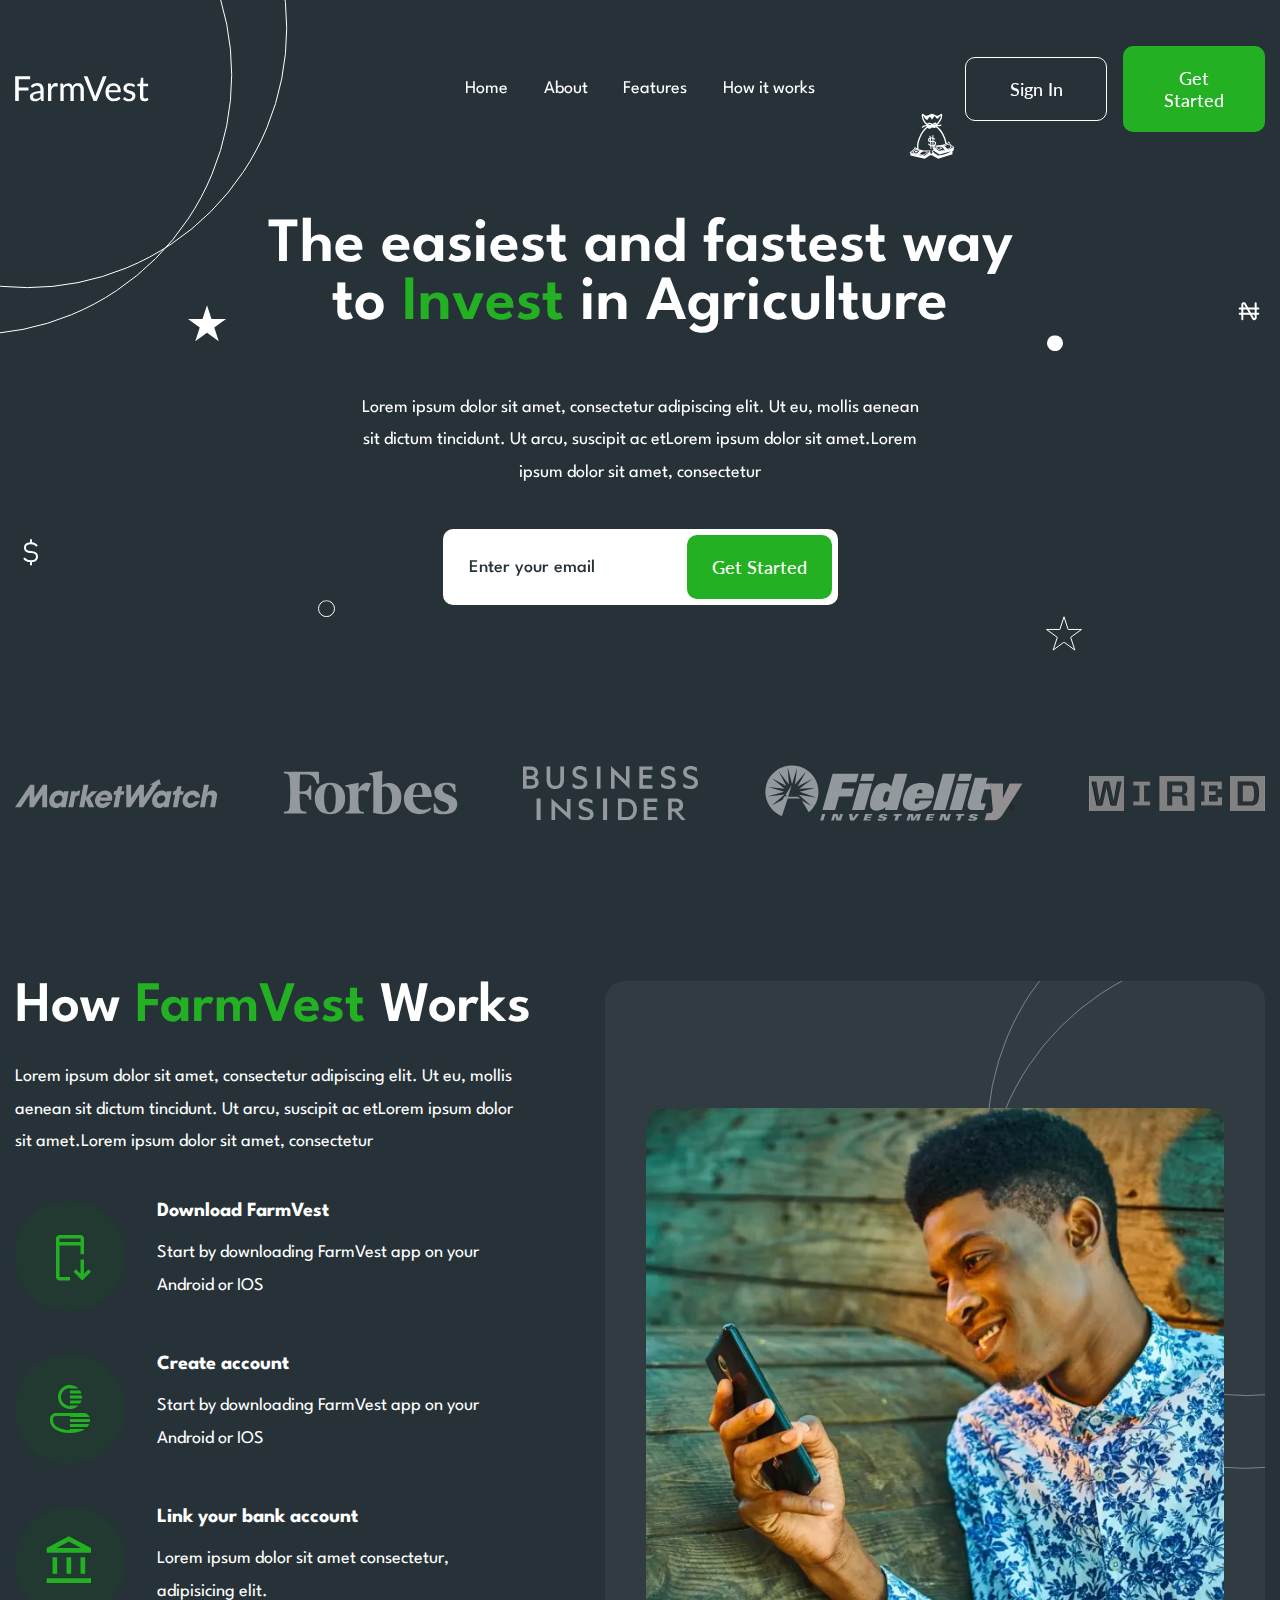
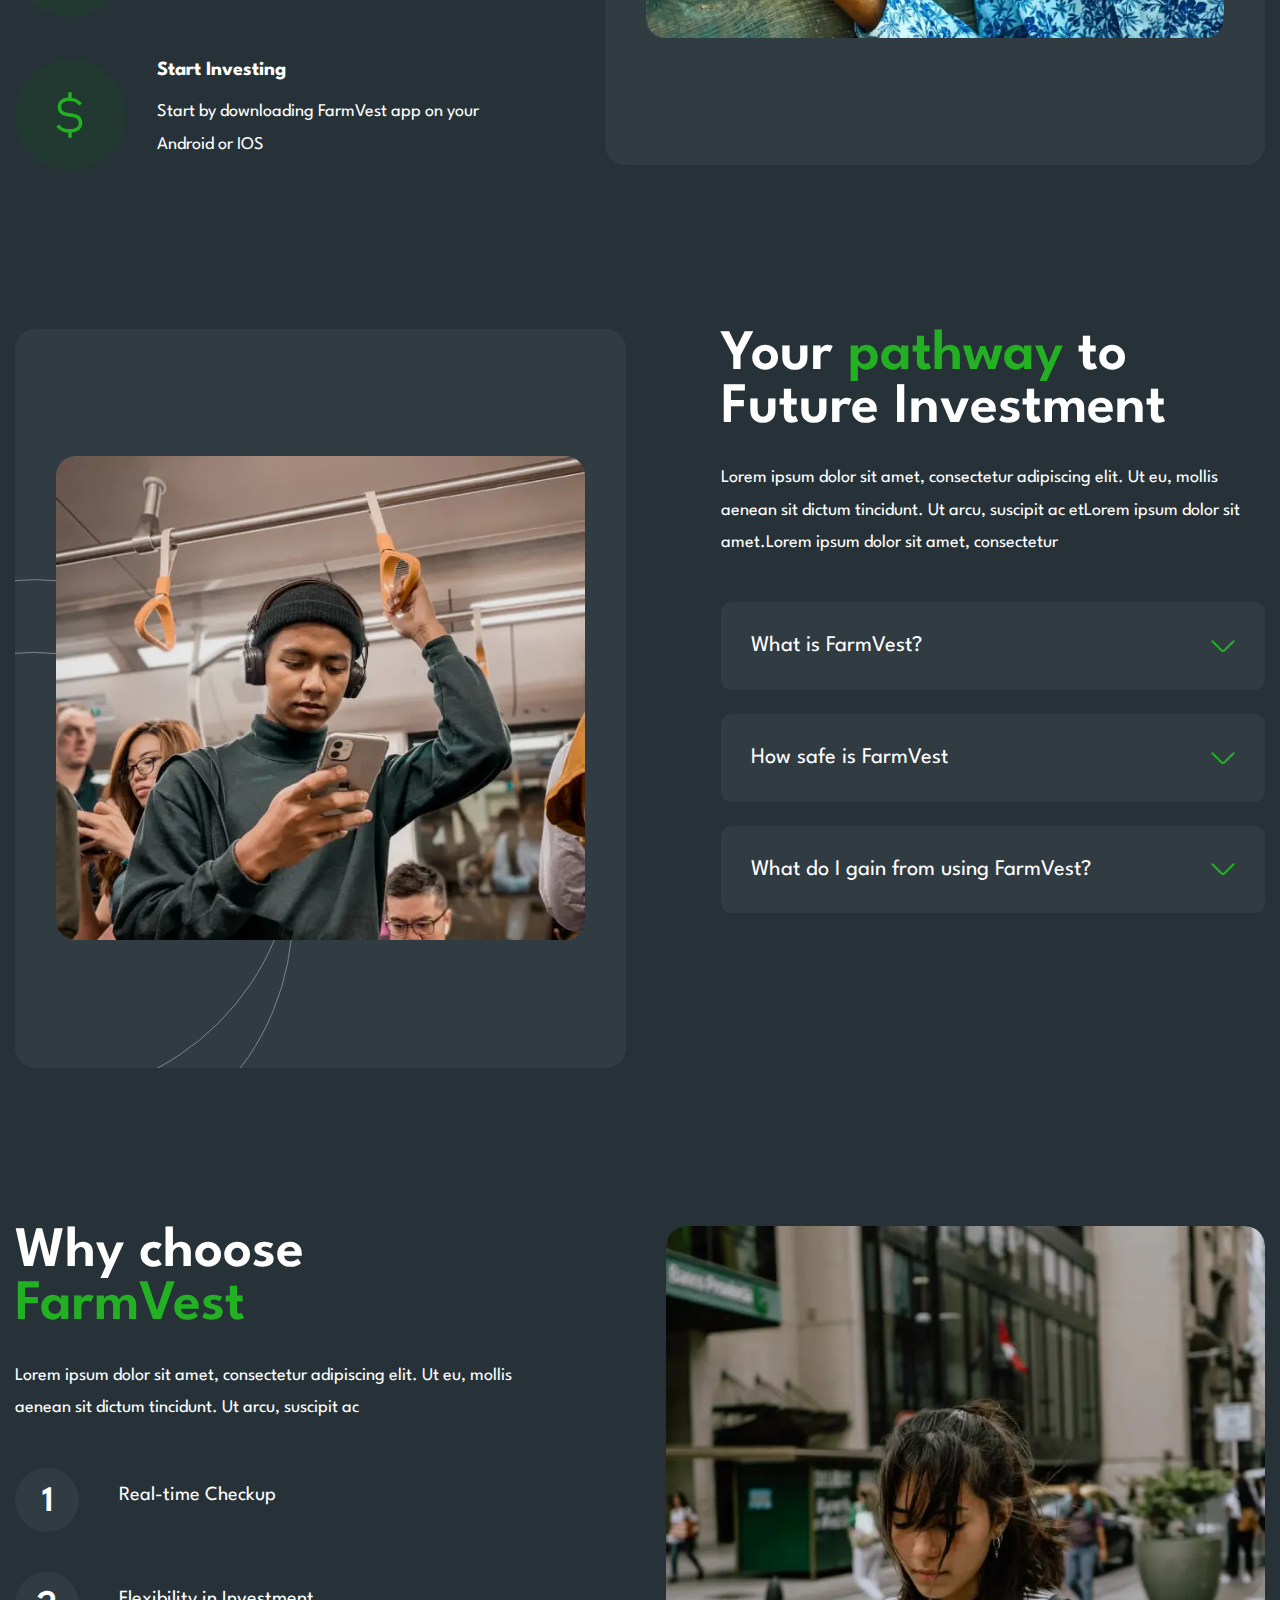
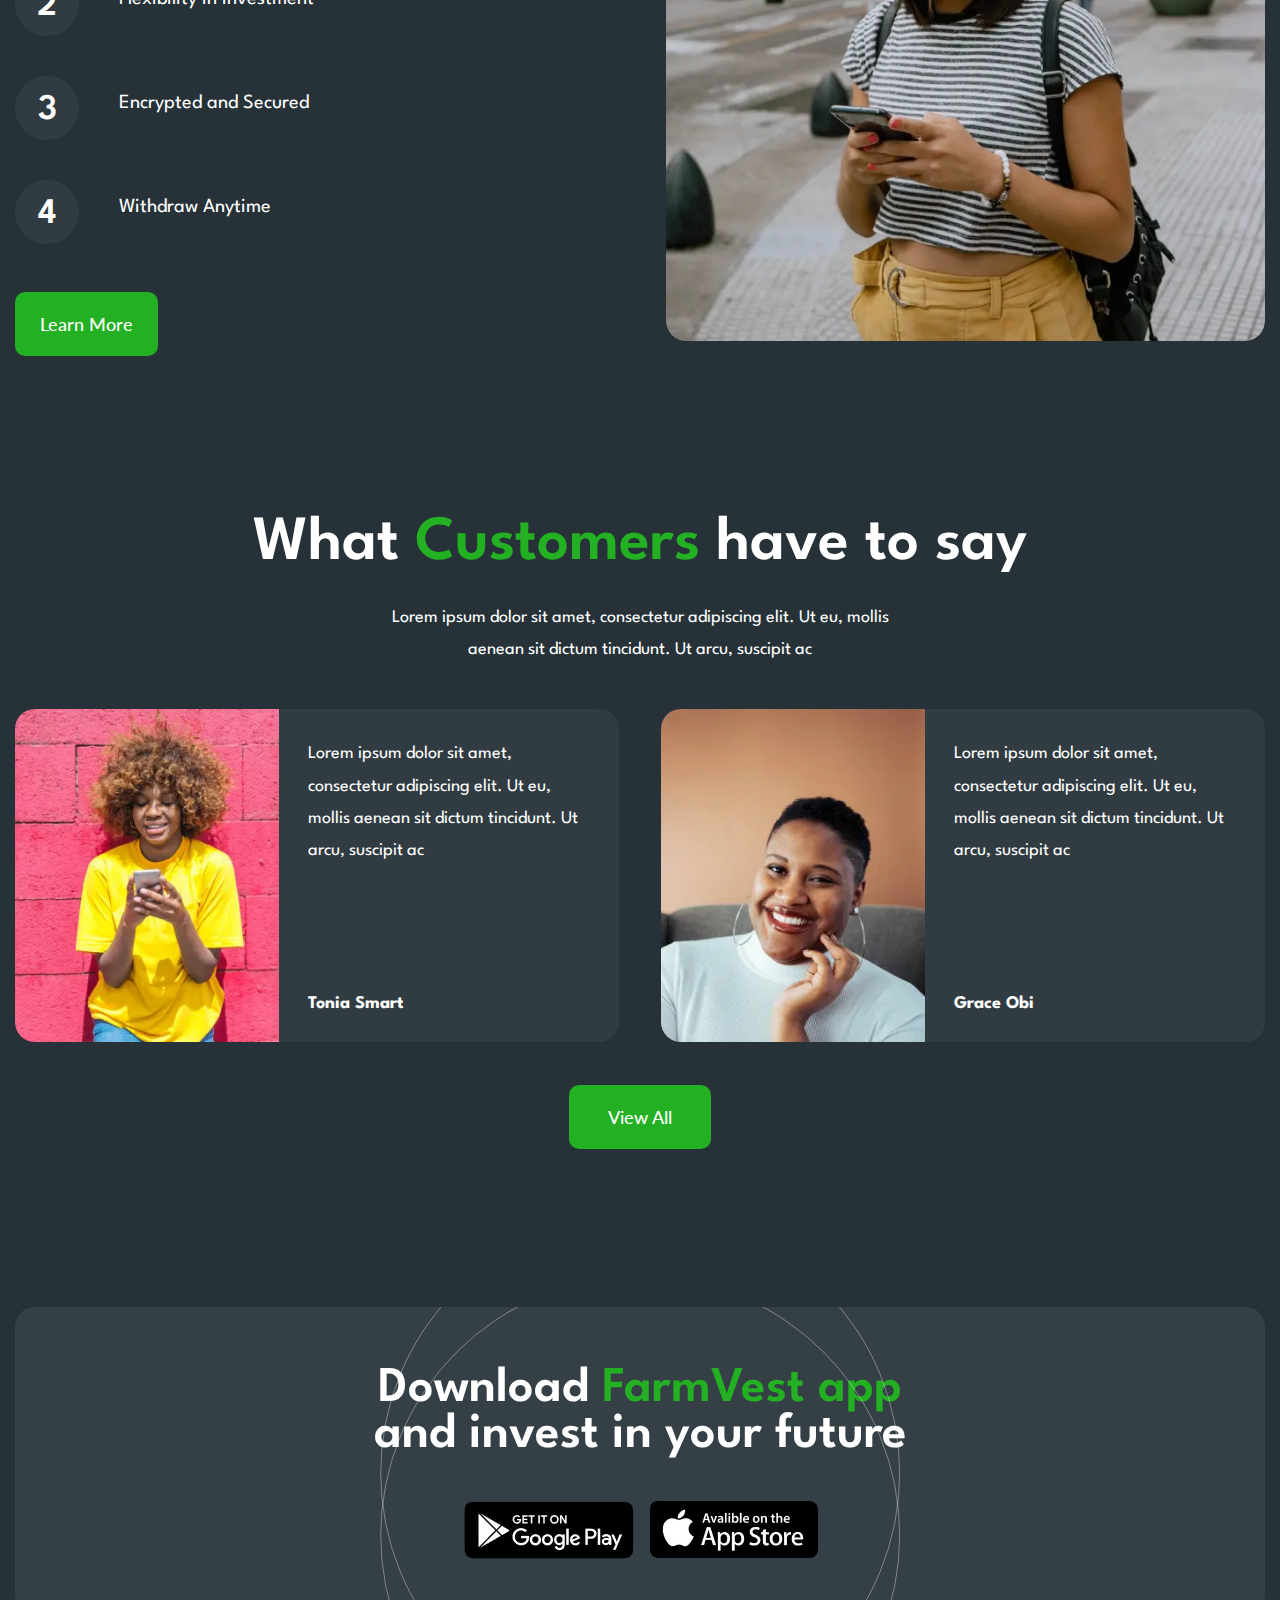
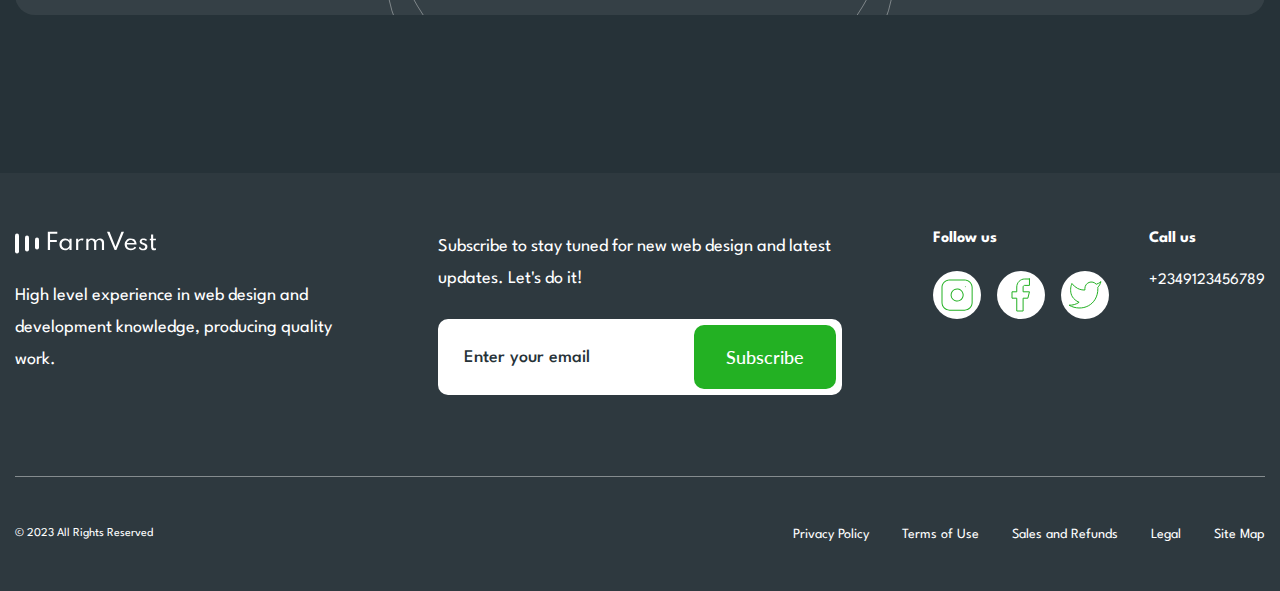
<file: index.html>
<!DOCTYPE html>
<html lang="ru">

<head>
	<title>FarmVest</title>
	<meta charset="UTF-8">
	<meta name="format-detection" content="telephone=no">
	<!-- <style>body{opacity: 0;}</style> -->
	<link rel="stylesheet" href="css/style.min.css?_v=20230815114515">
	<!-- <meta name="robots" content="noindex, nofollow"> -->
	<meta name="viewport" content="width=device-width, initial-scale=1.0">
</head>

<body>
	<div class="wrapper">
		<header class="header">
			<div class="header__container-big">
				<a href="" class="header__logo"><img src="img/logo.svg" alt="Logo"></a>
				<div class="header__menu menu">
					<nav class="menu__body">
						<ul class="menu__list">
							<li class="menu__item"><a href="" class="menu__link">Home</a></li>
							<li class="menu__item"><a href="" class="menu__link">About</a></li>
							<li class="menu__item"><a href="" class="menu__link">Features</a></li>
							<li class="menu__item"><a href="" class="menu__link">How it works</a></li>
						</ul>
					</nav>
				</div>
				<div class="header__actions">
					<button type="button" class="header__button button button_border">Sign In</button>
					<button type="button" data-da=".menu__body,767.98" class="header__button button">Get Started</button>
					<button type="button" class="icon-menu"><span></span></button>
				</div>
			</div>
		</header>
		<main class="page">
			<section class="page__main main-block">
				<div data-prlx-parent class="main-block__container-big">
					<div class="main-block__container">
						<div class="main-block__content">
							<h1 class="main-block__title title">
								The easiest and fastest way to <span>Invest</span> in Agriculture
							</h1>
							<div class="main-block__text text">
								Lorem ipsum dolor sit amet, consectetur adipiscing elit. Ut eu, mollis aenean sit dictum tincidunt. Ut arcu, suscipit ac etLorem ipsum dolor sit amet.Lorem ipsum dolor sit amet, consectetur
							</div>
							<div class="main-block__form">
								<form action="#" class="form">
									<input data-required="email" autocomplete="off" type="text" name="form[]" data-error="Error" placeholder="Enter your email" class="form__input">
									<button type="submit" class="form__button button">Get Started</button>
								</form>
							</div>
						</div>
						<div data-coefficient="100" data-prlx data-direction="1" class="main-block__icons icons-main-block">
							<div data-prlx-mouse data-prlx-cx="300" data-prlx-cy="300" class="icons-main-block__circle icons-main-block__circle_1"></div>
							<div data-prlx-mouse data-prlx-cx="300" data-prlx-cy="300" data-prlx-dxr data-prlx-dyr class="icons-main-block__circle icons-main-block__circle_2"></div>
							<div data-prlx-mouse data-prlx-cx="10" data-prlx-cy="10" class="icons-main-block__item icons-main-block__item_1">
								<img src="img/main-block/icons/01.svg" alt="Icon">
							</div>
							<div data-prlx-mouse data-prlx-cx="10" data-prlx-cy="10" data-prlx-dxr data-prlx-dyr class="icons-main-block__item icons-main-block__item_2">
								<img src="img/main-block/icons/02.svg" alt="Icon">
							</div>
							<div data-prlx-mouse data-prlx-cx="10" data-prlx-cy="10" class="icons-main-block__item icons-main-block__item_3">
								<img src="img/main-block/icons/03.svg" alt="Icon">
							</div>
							<div data-prlx-mouse data-prlx-cx="10" data-prlx-cy="10" data-prlx-dxr data-prlx-dyr class="icons-main-block__item icons-main-block__item_4">
								<img src="img/main-block/icons/04.svg" alt="Icon">
							</div>
							<div data-prlx-mouse data-prlx-cx="10" data-prlx-cy="10" class="icons-main-block__item icons-main-block__item_5">
								<img src="img/main-block/icons/05.svg" alt="Icon">
							</div>
							<div data-prlx-mouse data-prlx-cx="10" data-prlx-cy="10" data-prlx-dxr data-prlx-dyr class="icons-main-block__item icons-main-block__item_6">
								<img src="img/main-block/icons/06.svg" alt="Icon">
							</div>
							<div data-prlx-mouse data-prlx-cx="10" data-prlx-cy="10" class="icons-main-block__item icons-main-block__item_7">
								<img src="img/main-block/icons/07.svg" alt="Icon">
							</div>
						</div>
					</div>
				</div>
			</section>
			<div class="page__partners partners">
				<div class="partners__container-big">
					<div class="partners__container">
						<div class="partners__item">
							<img src="img/partners/01.svg" alt="Partners">
						</div>
						<div class="partners__item">
							<img src="img/partners/02.svg" alt="Partners">
						</div>
						<div class="partners__item">
							<img src="img/partners/03.svg" alt="Partners">
						</div>
						<div class="partners__item">
							<img src="img/partners/04.svg" alt="Partners">
						</div>
						<div class="partners__item">
							<img src="img/partners/05.svg" alt="Partners">
						</div>
					</div>
				</div>
			</div>
			<section data-prlx-mouse-wrapper class="page__how how">
				<div class="how__container-big">
					<div class="how__container">
						<div class="how__content">
							<h2 class="how__title title title_s64">
								How <span>FarmVest</span> Works
							</h2>
							<div class="how__text text">
								<p>Lorem ipsum dolor sit amet, consectetur adipiscing elit. Ut eu, mollis aenean sit dictum tincidunt. Ut arcu, suscipit ac etLorem ipsum dolor sit amet.Lorem ipsum dolor sit amet, consectetur</p>
							</div>
							<div class="how__steps steps-how">
								<div class="steps-how__item">
									<div class="steps-how__icon">
										<img src="img/how-it-works/icons/01.svg" alt="Icon">
									</div>
									<div class="steps-how__body">
										<div class="steps-how__title">Download FarmVest</div>
										<div class="steps-how__text text">Start by downloading FarmVest app on your Android or IOS</div>
									</div>
								</div>
								<div class="steps-how__item">
									<div class="steps-how__icon">
										<img src="img/how-it-works/icons/02.svg" alt="Icon">
									</div>
									<div class="steps-how__body">
										<div class="steps-how__title">Create account</div>
										<div class="steps-how__text text">Start by downloading FarmVest app on your Android or IOS</div>
									</div>
								</div>
								<div class="steps-how__item">
									<div class="steps-how__icon">
										<img src="img/how-it-works/icons/03.svg" alt="Icon">
									</div>
									<div class="steps-how__body">
										<div class="steps-how__title">Link your bank account</div>
										<div class="steps-how__text text">Lorem ipsum dolor sit amet consectetur, adipisicing elit.</div>
									</div>
								</div>
								<div class="steps-how__item">
									<div class="steps-how__icon">
										<img src="img/how-it-works/icons/04.svg" alt="Icon">
									</div>
									<div class="steps-how__body">
										<div class="steps-how__title">Start Investing</div>
										<div class="steps-how__text text">Start by downloading FarmVest app on your Android or IOS</div>
									</div>
								</div>
							</div>
						</div>
						<div data-prlx-parent class="how__image image-block">
							<div data-coefficient="50" data-prlx data-direction="-1" class="image-block__item">
								<picture><source srcset="img/how-it-works/image.webp" type="image/webp"><img src="img/how-it-works/image.jpg" alt="Image"></picture>
							</div>
							<div data-prlx-mouse data-prlx-cx="300" data-prlx-cy="300" class="image-block__circle image-block__circle_1"></div>
							<div data-prlx-mouse data-prlx-cx="300" data-prlx-cy="300" data-prlx-dxr data-prlx-dyr class="image-block__circle image-block__circle_2"></div>
						</div>
					</div>
				</div>
			</section>
			<section data-prlx-mouse-wrapper class="page__pathway pathway">
				<div class="pathway__container-big">
					<div class="pathway__container">
						<div data-prlx-parent class="pathway__image image-block">
							<div data-coefficient="50" data-prlx data-direction="-1" class="image-block__item">
								<picture><source srcset="img/pathway/image.webp" type="image/webp"><img src="img/pathway/image.jpg" alt="Image"></picture>
							</div>
							<div data-prlx-mouse data-prlx-cx="300" data-prlx-cy="300" class="image-block__circle image-block__circle_1"></div>
							<div data-prlx-mouse data-prlx-cx="300" data-prlx-cy="300" data-prlx-dxr data-prlx-dyr class="image-block__circle image-block__circle_2"></div>
						</div>
						<div class="pathway__content">
							<h2 class="pathway__title title title_s64">
								Your <span>pathway</span> to Future Investment
							</h2>
							<div class="pathway__text text">
								<p>Lorem ipsum dolor sit amet, consectetur adipiscing elit. Ut eu, mollis aenean sit dictum tincidunt. Ut arcu, suscipit ac etLorem ipsum dolor sit amet.Lorem ipsum dolor sit amet, consectetur</p>
							</div>
							<div data-spollers class="pathway__spollers spollers-pathway">
								<div class="spollers-pathway__item">
									<button type="button" data-spoller class="spollers-pathway__title">What is FarmVest?</button>
									<div class="spollers-pathway__body text">Lorem ipsum dolor, sit amet consectetur adipisicing elit. Libero, unde quaerat aperiam vero rem doloremque maxime itaque molestiae corrupti dolor quos non optio laudantium deserunt architecto doloribus quam ullam fugit!</div>
								</div>
								<div class="spollers-pathway__item">
									<button type="button" data-spoller class="spollers-pathway__title">How safe is FarmVest</button>
									<div class="spollers-pathway__body text">Lorem ipsum dolor, sit amet consectetur adipisicing elit. Libero, unde quaerat aperiam vero rem doloremque maxime itaque molestiae corrupti dolor quos non optio laudantium deserunt architecto doloribus quam ullam fugit!</div>
								</div>
								<div class="spollers-pathway__item">
									<button type="button" data-spoller class="spollers-pathway__title">What do I gain from using FarmVest?</button>
									<div class="spollers-pathway__body text">Lorem ipsum dolor, sit amet consectetur adipisicing elit. Libero, unde quaerat aperiam vero rem doloremque maxime itaque molestiae corrupti dolor quos non optio laudantium deserunt architecto doloribus quam ullam fugit!</div>
								</div>
							</div>
						</div>
					</div>
				</div>
			</section>
			<section data-prlx-mouse-wrapper class="page__why why">
				<div class="why__container-big">
					<div class="why__container">
						<div class="why__content">
							<h2 class="why__title title title_s64">
								Why choose <span>FarmVest </span>
							</h2>
							<div class="why__text text">
								<p>Lorem ipsum dolor sit amet, consectetur adipiscing elit. Ut eu, mollis aenean sit dictum tincidunt. Ut arcu, suscipit ac</p>
							</div>
							<ol class="why__steps steps-why">
								<li class="steps-why__item">Real-time Checkup</li>
								<li class="steps-why__item">Flexibility in Investment</li>
								<li class="steps-why__item">Encrypted and Secured</li>
								<li class="steps-why__item">Withdraw Anytime</li>
							</ol>
							<a href="" type="submit" class="button why__button">Learn More</a>
						</div>
						<div data-prlx-parent class="why__image image-block">
							<div data-coefficient="50" data-prlx data-direction="-1" class="image-block__item">
								<picture><source srcset="img/why/image.webp" type="image/webp"><img src="img/why/image.jpg" alt="Image"></picture>
							</div>
							<div data-prlx-mouse data-prlx-cx="300" data-prlx-cy="300" class="image-block__circle image-block__circle_1"></div>
							<div data-prlx-mouse data-prlx-cx="300" data-prlx-cy="300" data-prlx-dxr data-prlx-dyr class="image-block__circle image-block__circle_2"></div>
						</div>
					</div>
				</div>
			</section>
			<section class="page__reviews reviews">
				<div class="reviews__container-big">
					<div class="reviews__container">
						<h2 class="reviews__title title">What <span>Customers</span> have to say</h2>
						<div class="reviews__text text">Lorem ipsum dolor sit amet, consectetur adipiscing elit. Ut eu, mollis aenean sit dictum tincidunt. Ut arcu, suscipit ac</div>
						<div class="reviews__items">
							<div class="reviews__item item-review">
								<div class="item-review__image-ibg">
									<picture><source srcset="img/reviews/01.webp" type="image/webp"><img src="img/reviews/01.jpg" alt="Image"></picture>
								</div>
								<div class="item-review__body">
									<div class="item-review__text text">Lorem ipsum dolor sit amet, consectetur adipiscing elit. Ut eu, mollis aenean sit dictum tincidunt. Ut arcu, suscipit ac</div>
									<div class="item-review__name">Tonia Smart</div>
								</div>
							</div>
							<div class="reviews__item item-review">
								<div class="item-review__image-ibg">
									<picture><source srcset="img/reviews/02.webp" type="image/webp"><img src="img/reviews/02.jpg" alt="Image"></picture>
								</div>
								<div class="item-review__body">
									<div class="item-review__text text">Lorem ipsum dolor sit amet, consectetur adipiscing elit. Ut eu, mollis aenean sit dictum tincidunt. Ut arcu, suscipit ac</div>
									<div class="item-review__name">Grace Obi</div>
								</div>
							</div>
						</div>
						<button type="button" class="reviews__button button">View All</button>
					</div>
				</div>
			</section>
			<section data-prlx-mouse-wrapper class="page__download download">
				<div class="download__container-big">
					<div class="download__container">
						<div class="download__body">
							<h2 class="download__title title title_s56">
								Download <span>FarmVest app</span> and invest in your future
							</h2>
							<div class="download__apps">
								<a href="" class="download__app">
									<picture><source srcset="img/icons/store.webp" type="image/webp"><img src="img/icons/store.png" alt="GooglePlay"></picture>
								</a>
								<a href="" class="download__app">
									<picture><source srcset="img/icons/appstore.webp" type="image/webp"><img src="img/icons/appstore.png" alt="AppleStore"></picture>
								</a>
							</div>
							<div data-prlx-mouse data-prlx-cx="300" data-prlx-cy="300" class="download__circle download__circle_1"></div>
							<div data-prlx-mouse data-prlx-cx="300" data-prlx-cy="300" data-prlx-dxr data-prlx-dyr class="download__circle download__circle_2"></div>
						</div>
					</div>
				</div>
			</section>
		</main>
		<footer class="footer">
			<div class="footer__container-big">
				<div class="footer__container">
					<div class="footer__main main-footer">
						<div class="main-footer__info">
							<a href="" class="main-footer__logo">
								<img src="img/footer-logo.svg" alt="Logo">
							</a>
							<div class="main-footer__text text">High level experience in web design and development knowledge, producing quality work.</div>
						</div>
						<div class="main-footer__form form-main">
							<div class="form-main__text text">Subscribe to stay tuned for new web design and latest updates. Let's do it!</div>
							<form action="#" class="form-main__form form">
								<input data-required="email" autocomplete="off" type="text" name="form[]" data-error="Error" placeholder="Enter your email" class="form__input">
								<button type="submit" class="form__button button">Subscribe</button>
							</form>
						</div>
						<div class="main-footer__contacts">
							<div class="main-footer__social">
								<div class="main-footer__label">Follow us</div>
								<div class="social">
									<a href="" class="social__item">
										<img src="img/icons/social/01.svg" alt="Instagram">
									</a>
									<a href="" class="social__item">
										<img src="img/icons/social/02.svg" alt="Facebook">
									</a>
									<a href="" class="social__item">
										<img src="img/icons/social/03.svg" alt="Twitter">
									</a>
								</div>
							</div>
							<div class="main-footer__call-us">
								<div class="main-footer__label">Call us</div>
								<a href="tel:+2349123456789" class="main-footer__phone">+2349123456789</a>
							</div>
						</div>
					</div>
					<div class="footer__bottom">
						<div class="footer__copy">© 2023 All Rights Reserved</div>
						<nav class="footer__menu menu-footer">
							<ul class="menu-footer__list">
								<li class="menu-footer__item">
									<a href="" class="menu-footer__link">Privacy Policy</a>
								</li>
								<li class="menu-footer__item">
									<a href="" class="menu-footer__link">Terms of Use</a>
								</li>
								<li class="menu-footer__item">
									<a href="" class="menu-footer__link">Sales and Refunds</a>
								</li>
								<li class="menu-footer__item">
									<a href="" class="menu-footer__link">Legal</a>
								</li>
								<li class="menu-footer__item">
									<a href="" class="menu-footer__link">Site Map</a>
								</li>
							</ul>
						</nav>
					</div>
				</div>
			</div>
		</footer>
	</div>
	<!-- <div id="popup" aria-hidden="true" class="popup">
	<div class="popup__wrapper">
		<div class="popup__content">
			<button data-close type="button" class="popup__close">Закрыть</button>
			<div class="popup__text">
				Text
			</div>
		</div>
	</div>
</div> -->
	<script src="js/app.min.js?_v=20230815114515"></script>
</body>

</html>
</file>
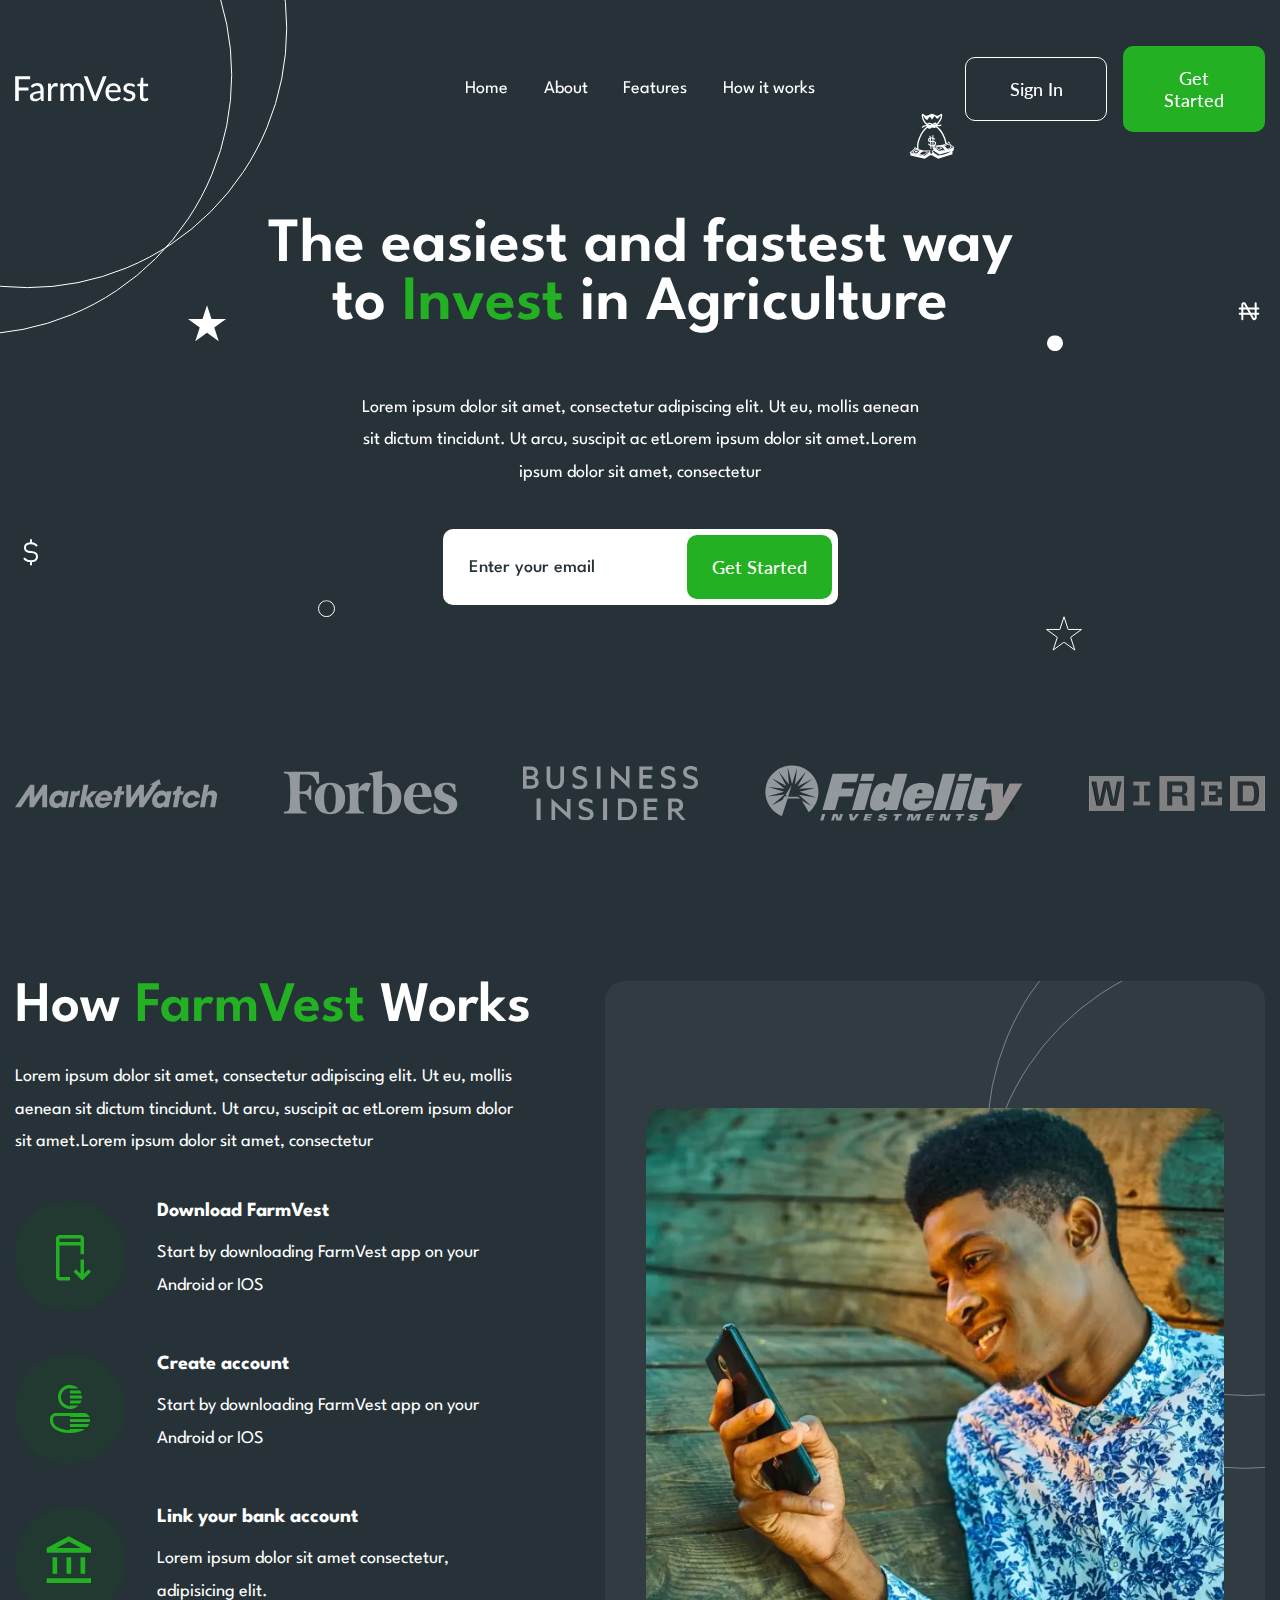
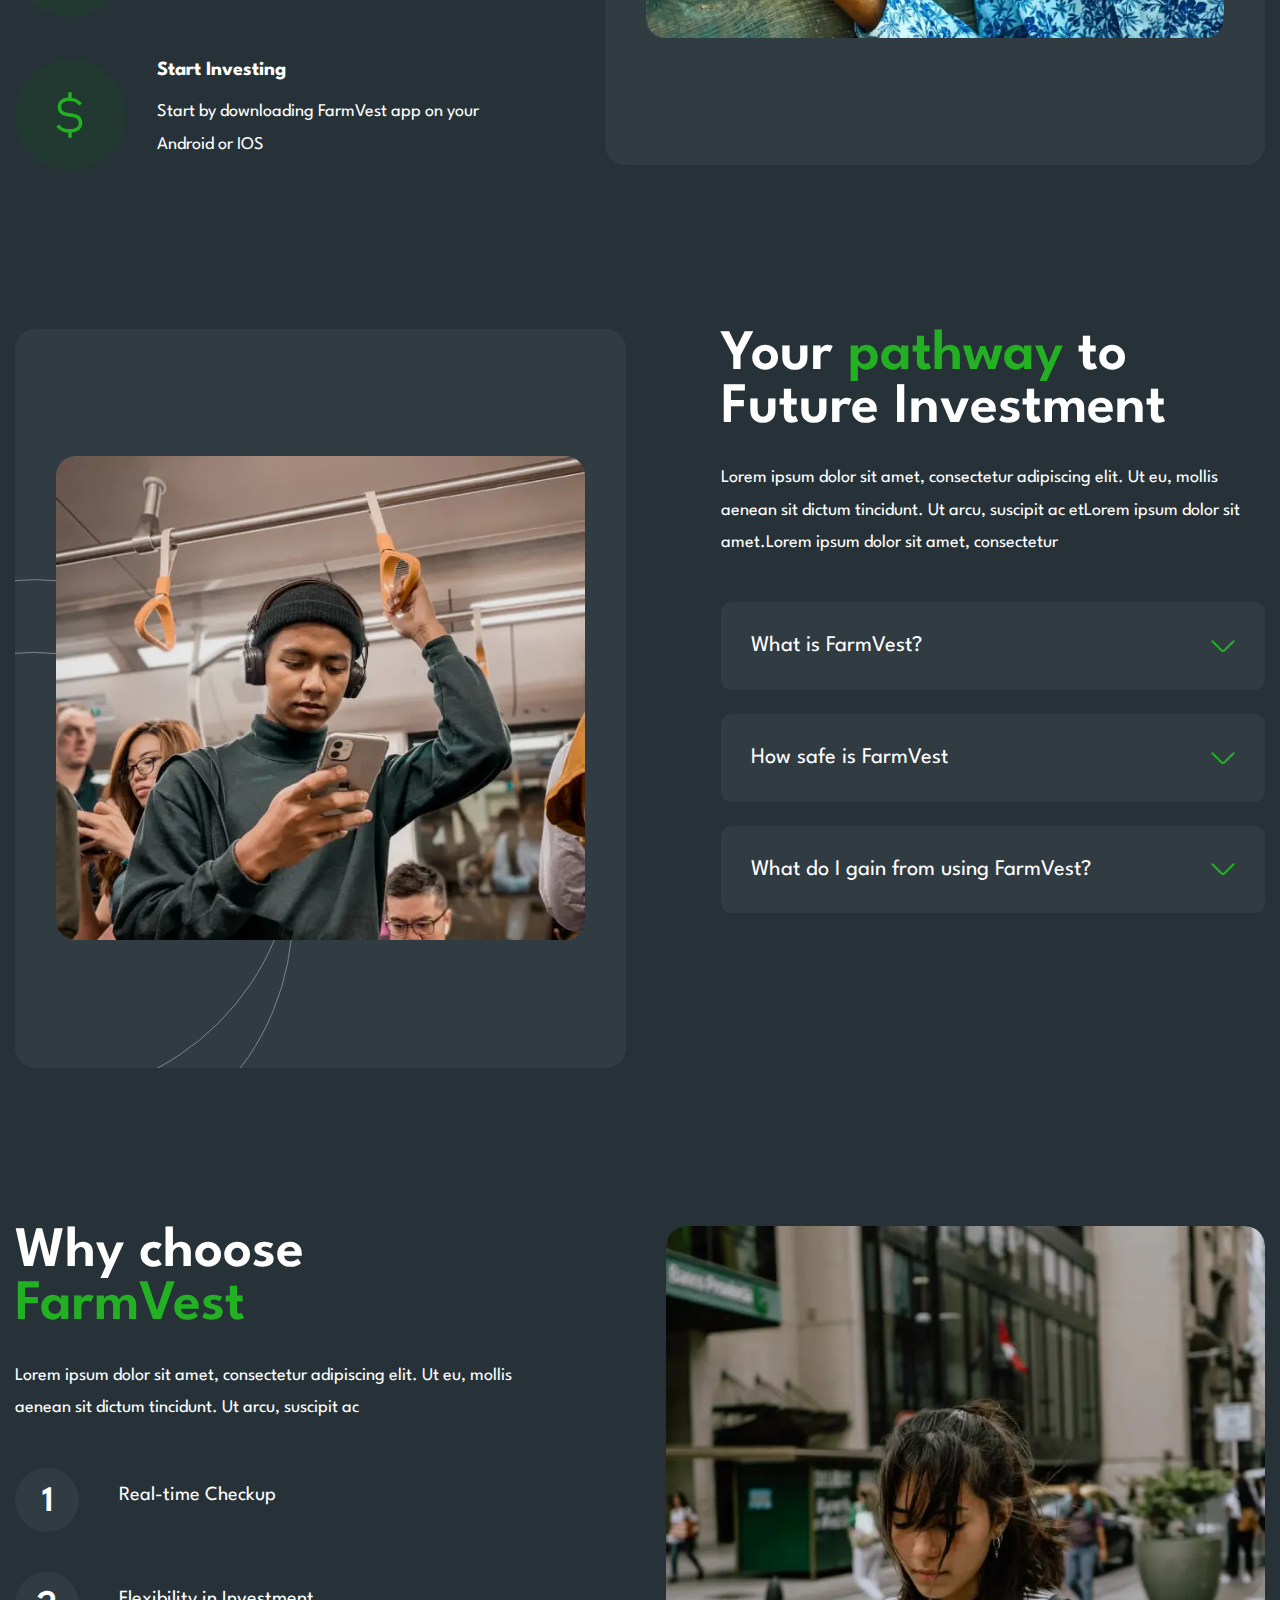
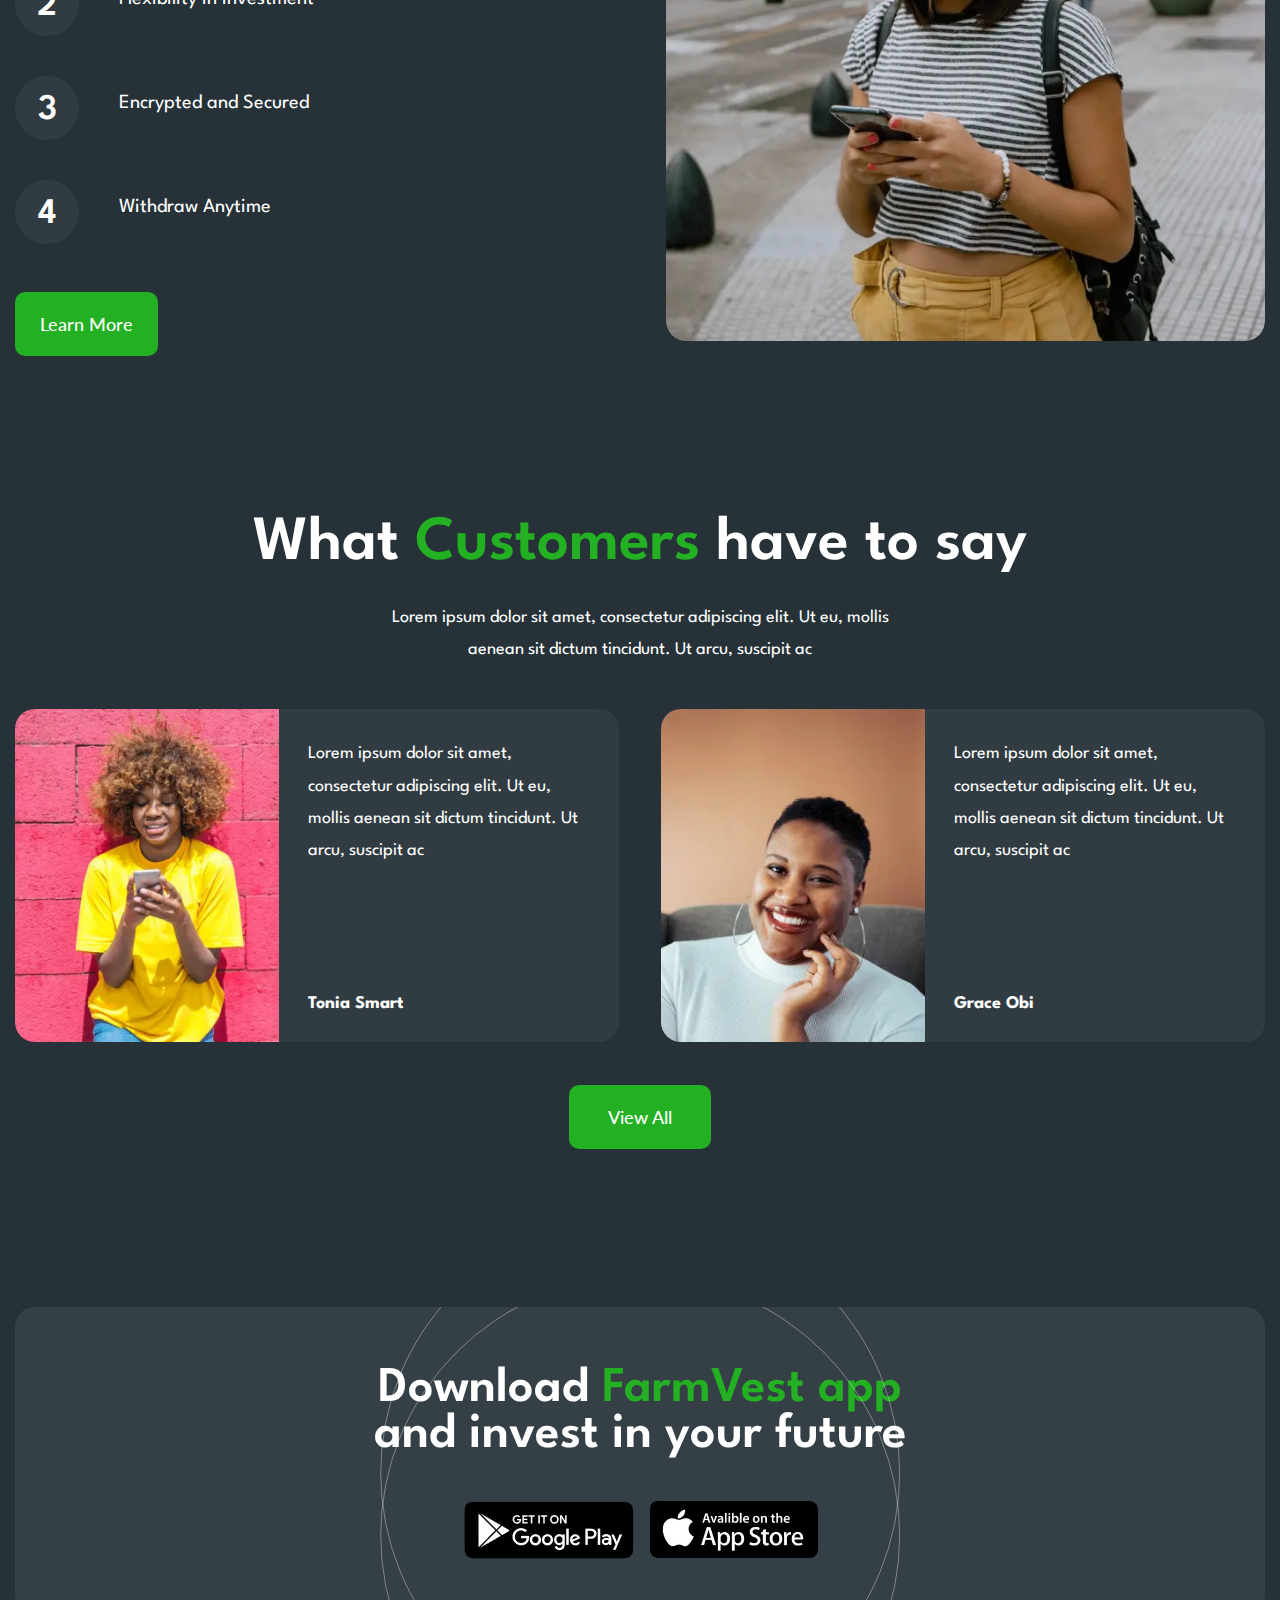
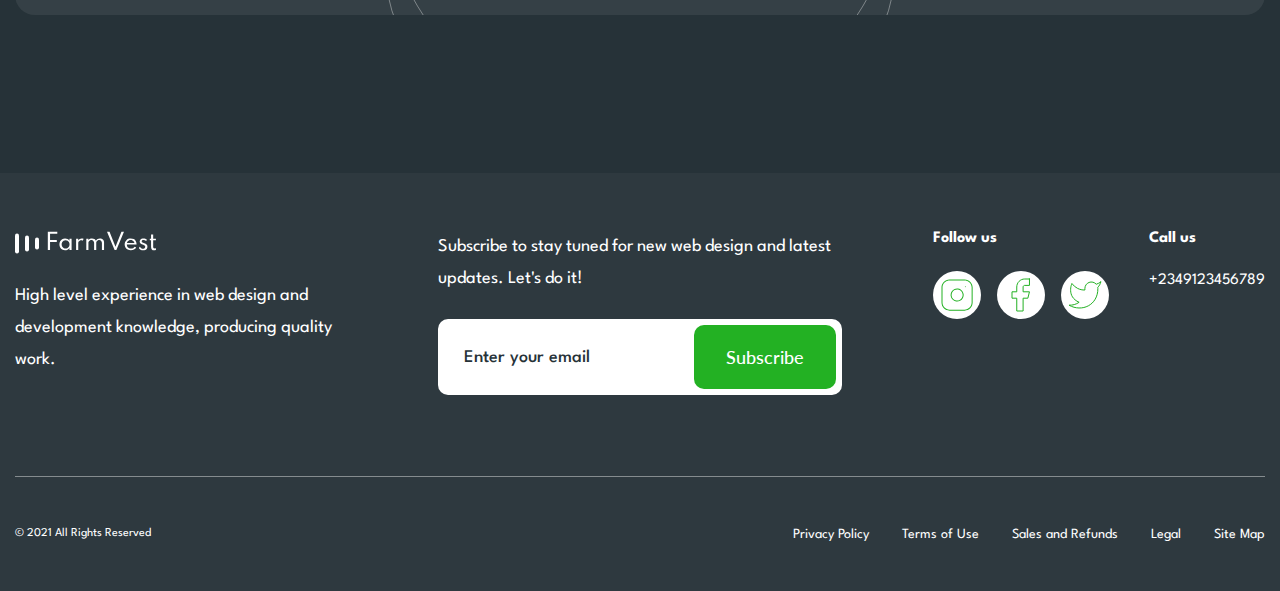
<file: home.html>
<!DOCTYPE html>
<html lang="ru">

<head>
	<title>FarmVest</title>
	<meta charset="UTF-8">
	<meta name="format-detection" content="telephone=no">
	<!-- <style>body{opacity: 0;}</style> -->
	<link rel="stylesheet" href="css/style.min.css?_v=20230811112830">
	<link rel="shortcut icon" href="favicon.ico">
	<!-- <meta name="robots" content="noindex, nofollow"> -->
	<meta name="viewport" content="width=device-width, initial-scale=1.0">
</head>

<body>
	<div class="wrapper">
		<header class="header">
			<div class="header__container-big">
				<a href="" class="header__logo"><img src="img/logo.svg" alt="Logo"></a>
				<div class="header__menu menu">
					<nav class="menu__body">
						<ul class="menu__list">
							<li class="menu__item"><a href="" class="menu__link">Home</a></li>
							<li class="menu__item"><a href="" class="menu__link">About</a></li>
							<li class="menu__item"><a href="" class="menu__link">Features</a></li>
							<li class="menu__item"><a href="" class="menu__link">How it works</a></li>
						</ul>
					</nav>
				</div>
				<div class="header__actions">
					<button type="button" class="header__button button button_border">Sign In</button>
					<button type="button" data-da=".menu__body,767.98" class="header__button button">Get Started</button>
					<button type="button" class="icon-menu"><span></span></button>
				</div>
			</div>
		</header>
		<main class="page">
			<section class="page__main main-block">
				<div data-prlx-parent class="main-block__container-big">
					<div class="main-block__container">
						<div class="main-block__content">
							<h1 class="main-block__title title">
								The easiest and fastest way to <span>Invest</span> in Agriculture
							</h1>
							<div class="main-block__text text">
								Lorem ipsum dolor sit amet, consectetur adipiscing elit. Ut eu, mollis aenean sit dictum tincidunt. Ut arcu, suscipit ac etLorem ipsum dolor sit amet.Lorem ipsum dolor sit amet, consectetur
							</div>
							<div class="main-block__form">
								<form action="#" class="form">
									<input data-required="email" autocomplete="off" type="text" name="form[]" data-error="Error" placeholder="Enter your email" class="form__input">
									<button type="submit" class="form__button button">Get Started</button>
								</form>
							</div>
						</div>
						<div data-coefficient="100" data-prlx data-direction="1" class="main-block__icons icons-main-block">
							<div data-prlx-mouse data-prlx-cx="300" data-prlx-cy="300" class="icons-main-block__circle icons-main-block__circle_1"></div>
							<div data-prlx-mouse data-prlx-cx="300" data-prlx-cy="300" data-prlx-dxr data-prlx-dyr class="icons-main-block__circle icons-main-block__circle_2"></div>
							<div data-prlx-mouse data-prlx-cx="10" data-prlx-cy="10" class="icons-main-block__item icons-main-block__item_1">
								<img src="img/main-block/icons/01.svg" alt="Icon">
							</div>
							<div data-prlx-mouse data-prlx-cx="10" data-prlx-cy="10" data-prlx-dxr data-prlx-dyr class="icons-main-block__item icons-main-block__item_2">
								<img src="img/main-block/icons/02.svg" alt="Icon">
							</div>
							<div data-prlx-mouse data-prlx-cx="10" data-prlx-cy="10" class="icons-main-block__item icons-main-block__item_3">
								<img src="img/main-block/icons/03.svg" alt="Icon">
							</div>
							<div data-prlx-mouse data-prlx-cx="10" data-prlx-cy="10" data-prlx-dxr data-prlx-dyr class="icons-main-block__item icons-main-block__item_4">
								<img src="img/main-block/icons/04.svg" alt="Icon">
							</div>
							<div data-prlx-mouse data-prlx-cx="10" data-prlx-cy="10" class="icons-main-block__item icons-main-block__item_5">
								<img src="img/main-block/icons/05.svg" alt="Icon">
							</div>
							<div data-prlx-mouse data-prlx-cx="10" data-prlx-cy="10" data-prlx-dxr data-prlx-dyr class="icons-main-block__item icons-main-block__item_6">
								<img src="img/main-block/icons/06.svg" alt="Icon">
							</div>
							<div data-prlx-mouse data-prlx-cx="10" data-prlx-cy="10" class="icons-main-block__item icons-main-block__item_7">
								<img src="img/main-block/icons/07.svg" alt="Icon">
							</div>
						</div>
					</div>
				</div>
			</section>
			<div class="page__partners partners">
				<div class="partners__container-big">
					<div class="partners__container">
						<div class="partners__item">
							<img src="img/partners/01.svg" alt="Partners">
						</div>
						<div class="partners__item">
							<img src="img/partners/02.svg" alt="Partners">
						</div>
						<div class="partners__item">
							<img src="img/partners/03.svg" alt="Partners">
						</div>
						<div class="partners__item">
							<img src="img/partners/04.svg" alt="Partners">
						</div>
						<div class="partners__item">
							<img src="img/partners/05.svg" alt="Partners">
						</div>
					</div>
				</div>
			</div>
			<section data-prlx-mouse-wrapper class="page__how how">
				<div class="how__container-big">
					<div class="how__container">
						<div class="how__content">
							<h2 class="how__title title title_s64">
								How <span>FarmVest</span> Works
							</h2>
							<div class="how__text text">
								<p>Lorem ipsum dolor sit amet, consectetur adipiscing elit. Ut eu, mollis aenean sit dictum tincidunt. Ut arcu, suscipit ac etLorem ipsum dolor sit amet.Lorem ipsum dolor sit amet, consectetur</p>
							</div>
							<div class="how__steps steps-how">
								<div class="steps-how__item">
									<div class="steps-how__icon">
										<img src="img/how-it-works/icons/01.svg" alt="Icon">
									</div>
									<div class="steps-how__body">
										<div class="steps-how__title">Download FarmVest</div>
										<div class="steps-how__text text">Start by downloading FarmVest app on your Android or IOS</div>
									</div>
								</div>
								<div class="steps-how__item">
									<div class="steps-how__icon">
										<img src="img/how-it-works/icons/02.svg" alt="Icon">
									</div>
									<div class="steps-how__body">
										<div class="steps-how__title">Create account</div>
										<div class="steps-how__text text">Start by downloading FarmVest app on your Android or IOS</div>
									</div>
								</div>
								<div class="steps-how__item">
									<div class="steps-how__icon">
										<img src="img/how-it-works/icons/03.svg" alt="Icon">
									</div>
									<div class="steps-how__body">
										<div class="steps-how__title">Link your bank account</div>
										<div class="steps-how__text text">Lorem ipsum dolor sit amet consectetur, adipisicing elit.</div>
									</div>
								</div>
								<div class="steps-how__item">
									<div class="steps-how__icon">
										<img src="img/how-it-works/icons/04.svg" alt="Icon">
									</div>
									<div class="steps-how__body">
										<div class="steps-how__title">Start Investing</div>
										<div class="steps-how__text text">Start by downloading FarmVest app on your Android or IOS</div>
									</div>
								</div>
							</div>
						</div>
						<div data-prlx-parent class="how__image image-block">
							<div data-coefficient="50" data-prlx data-direction="-1" class="image-block__item">
								<picture><source srcset="img/how-it-works/image.webp" type="image/webp"><img src="img/how-it-works/image.jpg" alt="Image"></picture>
							</div>
							<div data-prlx-mouse data-prlx-cx="300" data-prlx-cy="300" class="image-block__circle image-block__circle_1"></div>
							<div data-prlx-mouse data-prlx-cx="300" data-prlx-cy="300" data-prlx-dxr data-prlx-dyr class="image-block__circle image-block__circle_2"></div>
						</div>
					</div>
				</div>
			</section>
			<section data-prlx-mouse-wrapper class="page__pathway pathway">
				<div class="pathway__container-big">
					<div class="pathway__container">
						<div data-prlx-parent class="pathway__image image-block">
							<div data-coefficient="50" data-prlx data-direction="-1" class="image-block__item">
								<picture><source srcset="img/pathway/image.webp" type="image/webp"><img src="img/pathway/image.jpg" alt="Image"></picture>
							</div>
							<div data-prlx-mouse data-prlx-cx="300" data-prlx-cy="300" class="image-block__circle image-block__circle_1"></div>
							<div data-prlx-mouse data-prlx-cx="300" data-prlx-cy="300" data-prlx-dxr data-prlx-dyr class="image-block__circle image-block__circle_2"></div>
						</div>
						<div class="pathway__content">
							<h2 class="pathway__title title title_s64">
								Your <span>pathway</span> to Future Investment
							</h2>
							<div class="pathway__text text">
								<p>Lorem ipsum dolor sit amet, consectetur adipiscing elit. Ut eu, mollis aenean sit dictum tincidunt. Ut arcu, suscipit ac etLorem ipsum dolor sit amet.Lorem ipsum dolor sit amet, consectetur</p>
							</div>
							<div data-spollers class="pathway__spollers spollers-pathway">
								<div class="spollers-pathway__item">
									<button type="button" data-spoller class="spollers-pathway__title">What is FarmVest?</button>
									<div class="spollers-pathway__body text">Lorem ipsum dolor, sit amet consectetur adipisicing elit. Libero, unde quaerat aperiam vero rem doloremque maxime itaque molestiae corrupti dolor quos non optio laudantium deserunt architecto doloribus quam ullam fugit!</div>
								</div>
								<div class="spollers-pathway__item">
									<button type="button" data-spoller class="spollers-pathway__title">How safe is FarmVest</button>
									<div class="spollers-pathway__body text">Lorem ipsum dolor, sit amet consectetur adipisicing elit. Libero, unde quaerat aperiam vero rem doloremque maxime itaque molestiae corrupti dolor quos non optio laudantium deserunt architecto doloribus quam ullam fugit!</div>
								</div>
								<div class="spollers-pathway__item">
									<button type="button" data-spoller class="spollers-pathway__title">What do I gain from using FarmVest?</button>
									<div class="spollers-pathway__body text">Lorem ipsum dolor, sit amet consectetur adipisicing elit. Libero, unde quaerat aperiam vero rem doloremque maxime itaque molestiae corrupti dolor quos non optio laudantium deserunt architecto doloribus quam ullam fugit!</div>
								</div>
							</div>
						</div>
					</div>
				</div>
			</section>
			<section data-prlx-mouse-wrapper class="page__why why">
				<div class="why__container-big">
					<div class="why__container">
						<div class="why__content">
							<h2 class="why__title title title_s64">
								Why choose <span>FarmVest </span>
							</h2>
							<div class="why__text text">
								<p>Lorem ipsum dolor sit amet, consectetur adipiscing elit. Ut eu, mollis aenean sit dictum tincidunt. Ut arcu, suscipit ac</p>
							</div>
							<ol class="why__steps steps-why">
								<li class="steps-why__item">Real-time Checkup</li>
								<li class="steps-why__item">Flexibility in Investment</li>
								<li class="steps-why__item">Encrypted and Secured</li>
								<li class="steps-why__item">Withdraw Anytime</li>
							</ol>
							<a href="" type="submit" class="button why__button">Learn More</a>
						</div>
						<div data-prlx-parent class="why__image image-block">
							<div data-coefficient="50" data-prlx data-direction="-1" class="image-block__item">
								<picture><source srcset="img/why/image.webp" type="image/webp"><img src="img/why/image.jpg" alt="Image"></picture>
							</div>
							<div data-prlx-mouse data-prlx-cx="300" data-prlx-cy="300" class="image-block__circle image-block__circle_1"></div>
							<div data-prlx-mouse data-prlx-cx="300" data-prlx-cy="300" data-prlx-dxr data-prlx-dyr class="image-block__circle image-block__circle_2"></div>
						</div>
					</div>
				</div>
			</section>
			<section class="page__reviews reviews">
				<div class="reviews__container-big">
					<div class="reviews__container">
						<h2 class="reviews__title title">What <span>Customers</span> have to say</h2>
						<div class="reviews__text text">Lorem ipsum dolor sit amet, consectetur adipiscing elit. Ut eu, mollis aenean sit dictum tincidunt. Ut arcu, suscipit ac</div>
						<div class="reviews__items">
							<div class="reviews__item item-review">
								<div class="item-review__image-ibg">
									<picture><source srcset="img/reviews/01.webp" type="image/webp"><img src="img/reviews/01.jpg" alt="Image"></picture>
								</div>
								<div class="item-review__body">
									<div class="item-review__text text">Lorem ipsum dolor sit amet, consectetur adipiscing elit. Ut eu, mollis aenean sit dictum tincidunt. Ut arcu, suscipit ac</div>
									<div class="item-review__name">Tonia Smart</div>
								</div>
							</div>
							<div class="reviews__item item-review">
								<div class="item-review__image-ibg">
									<picture><source srcset="img/reviews/02.webp" type="image/webp"><img src="img/reviews/02.jpg" alt="Image"></picture>
								</div>
								<div class="item-review__body">
									<div class="item-review__text text">Lorem ipsum dolor sit amet, consectetur adipiscing elit. Ut eu, mollis aenean sit dictum tincidunt. Ut arcu, suscipit ac</div>
									<div class="item-review__name">Grace Obi</div>
								</div>
							</div>
						</div>
						<button type="button" class="reviews__button button">View All</button>
					</div>
				</div>
			</section>
			<section data-prlx-mouse-wrapper class="page__download download">
				<div class="download__container-big">
					<div class="download__container">
						<div class="download__body">
							<h2 class="download__title title title_s56">
								Download <span>FarmVest app</span> and invest in your future
							</h2>
							<div class="download__apps">
								<a href="" class="download__app">
									<picture><source srcset="img/icons/store.webp" type="image/webp"><img src="img/icons/store.png" alt="GooglePlay"></picture>
								</a>
								<a href="" class="download__app">
									<picture><source srcset="img/icons/appstore.webp" type="image/webp"><img src="img/icons/appstore.png" alt="AppleStore"></picture>
								</a>
							</div>
							<div data-prlx-mouse data-prlx-cx="300" data-prlx-cy="300" class="download__circle download__circle_1"></div>
							<div data-prlx-mouse data-prlx-cx="300" data-prlx-cy="300" data-prlx-dxr data-prlx-dyr class="download__circle download__circle_2"></div>
						</div>
					</div>
				</div>
			</section>
		</main>
		<footer class="footer">
			<div class="footer__container-big">
				<div class="footer__container">
					<div class="footer__main main-footer">
						<div class="main-footer__info">
							<a href="" class="main-footer__logo">
								<img src="img/footer-logo.svg" alt="Logo">
							</a>
							<div class="main-footer__text text">High level experience in web design and development knowledge, producing quality work.</div>
						</div>
						<div class="main-footer__form form-main">
							<div class="form-main__text text">Subscribe to stay tuned for new web design and latest updates. Let's do it!</div>
							<form action="#" class="form-main__form form">
								<input data-required="email" autocomplete="off" type="text" name="form[]" data-error="Error" placeholder="Enter your email" class="form__input">
								<button type="submit" class="form__button button">Subscribe</button>
							</form>
						</div>
						<div class="main-footer__contacts">
							<div class="main-footer__social">
								<div class="main-footer__label">Follow us</div>
								<div class="social">
									<a href="" class="social__item">
										<img src="img/icons/social/01.svg" alt="Instagram">
									</a>
									<a href="" class="social__item">
										<img src="img/icons/social/02.svg" alt="Facebook">
									</a>
									<a href="" class="social__item">
										<img src="img/icons/social/03.svg" alt="Twitter">
									</a>
								</div>
							</div>
							<div class="main-footer__call-us">
								<div class="main-footer__label">Call us</div>
								<a href="tel:+2349123456789" class="main-footer__phone">+2349123456789</a>
							</div>
						</div>
					</div>
					<div class="footer__bottom">
						<div class="footer__copy">© 2021 All Rights Reserved</div>
						<nav class="footer__menu menu-footer">
							<ul class="menu-footer__list">
								<li class="menu-footer__item">
									<a href="" class="menu-footer__link">Privacy Policy</a>
								</li>
								<li class="menu-footer__item">
									<a href="" class="menu-footer__link">Terms of Use</a>
								</li>
								<li class="menu-footer__item">
									<a href="" class="menu-footer__link">Sales and Refunds</a>
								</li>
								<li class="menu-footer__item">
									<a href="" class="menu-footer__link">Legal</a>
								</li>
								<li class="menu-footer__item">
									<a href="" class="menu-footer__link">Site Map</a>
								</li>
							</ul>
						</nav>
					</div>
				</div>
			</div>
		</footer>
	</div>
	<!-- <div id="popup" aria-hidden="true" class="popup">
	<div class="popup__wrapper">
		<div class="popup__content">
			<button data-close type="button" class="popup__close">Закрыть</button>
			<div class="popup__text">
				Text
			</div>
		</div>
	</div>
</div> -->
	<script src="js/app.min.js?_v=20230811112830"></script>
</body>

</html>
</file>
<file: css/style.min.css>
@charset "UTF-8";@import url(https://fonts.googleapis.com/css?family=League+Spartan:300,regular,500,600,700&display=swap);@import url(https://fonts.googleapis.com/css?family=Lato:regular,500&display=swap);*{padding:0;margin:0;border:0}*,:after,:before{-webkit-box-sizing:border-box;box-sizing:border-box}body,html{height:100%;min-width:320px}body{color:#fff;line-height:1;font-family:"League Spartan";font-size:1.125rem;-ms-text-size-adjust:100%;-moz-text-size-adjust:100%;-webkit-text-size-adjust:100%;-webkit-font-smoothing:antialiased;-moz-osx-font-smoothing:grayscale}button,input,textarea{font-family:"League Spartan";font-size:inherit}button{cursor:pointer;color:inherit;background-color:inherit}a{color:inherit}a:link,a:visited{text-decoration:none}a:hover{text-decoration:none}ul li{list-style:none}img{vertical-align:top}h1,h2,h3,h4,h5,h6{font-weight:inherit;font-size:inherit}body{background-color:#263238}.lock body{overflow:hidden;-ms-touch-action:none;touch-action:none;-ms-scroll-chaining:none;overscroll-behavior:none}.wrapper{min-height:100%;display:-webkit-box;display:-ms-flexbox;display:flex;-webkit-box-orient:vertical;-webkit-box-direction:normal;-ms-flex-direction:column;flex-direction:column;overflow:hidden}.wrapper>main{-webkit-box-flex:1;-ms-flex:1 1 auto;flex:1 1 auto}.wrapper>*{min-width:0}[class*=__container]{max-width:88.75rem;margin:0 auto}[class*=__container-big]{max-width:101.25rem;-webkit-box-sizing:content-box;box-sizing:content-box;margin:0 auto;padding:0 .9375rem}.form{max-width:33.3125rem;background-color:#fff;border-radius:10px;display:-webkit-box;display:-ms-flexbox;display:flex;padding:.375rem;gap:.3125rem;position:relative}.form__input{height:4rem;-webkit-box-flex:1;-ms-flex:1 1 auto;flex:1 1 auto;padding:0 1.25rem;color:#263238;font-weight:500}.form__input::-webkit-input-placeholder{color:#263238}.form__input::-moz-placeholder{color:#263238}.form__input:-ms-input-placeholder{color:#263238}.form__input::-ms-input-placeholder{color:#263238}.form__input::placeholder{color:#263238}.form__input._form-error{color:red}.form__input._form-error::-webkit-input-placeholder{color:red}.form__input._form-error::-moz-placeholder{color:red}.form__input._form-error:-ms-input-placeholder{color:red}.form__input._form-error::-ms-input-placeholder{color:red}.form__input._form-error::placeholder{color:red}.form__error{position:absolute;top:100%;left:0;color:red;font-size:1rem;margin-top:.625rem;padding-left:1.625rem}.button{font-family:Lato;text-align:center;font-weight:500;display:inline-block;line-height:1.2222222222;padding:1.3125rem 1.5625rem;background-color:#23b123;border-radius:.625rem;-webkit-transition:all .3s ease 0s;transition:all .3s ease 0s}.button_border{background-color:transparent;border:1px solid #fff;padding:1.25rem 1.5625rem}.button._fw{width:100%}.menu__item{cursor:pointer;position:relative;-webkit-transition:color .3s ease 0s;transition:color .3s ease 0s}[class*=-ibg]{position:relative}[class*=-ibg] img{position:absolute;width:100%;height:100%;top:0;left:0;-o-object-fit:cover;object-fit:cover}[class*=-ibg--contain] img{-o-object-fit:contain;object-fit:contain}.title{font-weight:600;line-height:.9285714286;font-size:4.375rem;color:#fff}@supports (font-size:clamp(2.8125rem ,2.4365601504rem + 1.8796992481vw ,4.375rem)){.title{font-size:clamp(2.8125rem ,2.4365601504rem + 1.8796992481vw ,4.375rem)}}@supports not (font-size:clamp(2.8125rem ,2.4365601504rem + 1.8796992481vw ,4.375rem)){.title{font-size:calc(2.8125rem + 1.5625 * (100vw - 20rem)/ 83.125)}}@supports (font-size:clamp(2.5rem ,2.1390977444rem + 1.8045112782vw ,4rem)){.title_s64{font-size:clamp(2.5rem ,2.1390977444rem + 1.8045112782vw ,4rem)}}@supports not (font-size:clamp(2.5rem ,2.1390977444rem + 1.8045112782vw ,4rem)){.title_s64{font-size:calc(2.5rem + 1.5 * (100vw - 20rem)/ 83.125)}}@supports (font-size:clamp(2.1875rem ,1.8717105263rem + 1.5789473684vw ,3.5rem)){.title_s56{font-size:clamp(2.1875rem ,1.8717105263rem + 1.5789473684vw ,3.5rem)}}@supports not (font-size:clamp(2.1875rem ,1.8717105263rem + 1.5789473684vw ,3.5rem)){.title_s56{font-size:calc(2.1875rem + 1.3125 * (100vw - 20rem)/ 83.125)}}.title span{color:#23b123}.text{line-height:180%}.image-block{-ms-flex-item-align:start;-ms-grid-row-align:start;align-self:start;display:-webkit-box;display:-ms-flexbox;display:flex;overflow:hidden;background:rgba(255,255,255,.05);border-radius:1.25rem;position:relative}@supports (padding-top:clamp(1.875rem ,-0.155075188rem + 10.1503759398vw ,10.3125rem)){.image-block{padding-top:clamp(1.875rem ,-.155075188rem + 10.1503759398vw ,10.3125rem)}}@supports not (padding-top:clamp(1.875rem ,-0.155075188rem + 10.1503759398vw ,10.3125rem)){.image-block{padding-top:calc(1.875rem + 8.4375 * (100vw - 20rem)/ 83.125)}}@supports (padding-bottom:clamp(1.875rem ,-0.155075188rem + 10.1503759398vw ,10.3125rem)){.image-block{padding-bottom:clamp(1.875rem ,-.155075188rem + 10.1503759398vw ,10.3125rem)}}@supports not (padding-bottom:clamp(1.875rem ,-0.155075188rem + 10.1503759398vw ,10.3125rem)){.image-block{padding-bottom:calc(1.875rem + 8.4375 * (100vw - 20rem)/ 83.125)}}@supports (padding-left:clamp(1.875rem ,1.6494360902rem + 1.1278195489vw ,2.8125rem)){.image-block{padding-left:clamp(1.875rem ,1.6494360902rem + 1.1278195489vw ,2.8125rem)}}@supports not (padding-left:clamp(1.875rem ,1.6494360902rem + 1.1278195489vw ,2.8125rem)){.image-block{padding-left:calc(1.875rem + .9375 * (100vw - 20rem)/ 83.125)}}@supports (padding-right:clamp(1.875rem ,1.6494360902rem + 1.1278195489vw ,2.8125rem)){.image-block{padding-right:clamp(1.875rem ,1.6494360902rem + 1.1278195489vw ,2.8125rem)}}@supports not (padding-right:clamp(1.875rem ,1.6494360902rem + 1.1278195489vw ,2.8125rem)){.image-block{padding-right:calc(1.875rem + .9375 * (100vw - 20rem)/ 83.125)}}.image-block__circle{position:absolute;top:0;right:0}@supports (width:clamp(21.875rem ,18.3411654135rem + 17.6691729323vw ,36.5625rem)){.image-block__circle{width:clamp(21.875rem ,18.3411654135rem + 17.6691729323vw ,36.5625rem)}}@supports not (width:clamp(21.875rem ,18.3411654135rem + 17.6691729323vw ,36.5625rem)){.image-block__circle{width:calc(21.875rem + 14.6875 * (100vw - 20rem)/ 83.125)}}@supports (height:clamp(21.875rem ,18.3411654135rem + 17.6691729323vw ,36.5625rem)){.image-block__circle{height:clamp(21.875rem ,18.3411654135rem + 17.6691729323vw ,36.5625rem)}}@supports not (height:clamp(21.875rem ,18.3411654135rem + 17.6691729323vw ,36.5625rem)){.image-block__circle{height:calc(21.875rem + 14.6875 * (100vw - 20rem)/ 83.125)}}.image-block__circle::before{content:"";position:absolute;border-radius:50%;border:1px solid rgba(255,255,255,.37);width:100%;height:100%;top:0;left:0}.image-block__circle_1::before{-webkit-transform:translate(calc(50% - 1.125rem),-20%);-ms-transform:translate(calc(50% - 1.125rem),-20%);transform:translate(calc(50% - 1.125rem),-20%)}.image-block__circle_2::before{-webkit-transform:translate(calc(50% - 1.25rem),-6%);-ms-transform:translate(calc(50% - 1.25rem),-6%);transform:translate(calc(50% - 1.25rem),-6%)}.image-block__item{text-align:center;position:relative;z-index:2;-webkit-box-flex:1;-ms-flex:1 1 100%;flex:1 1 100%}.image-block__item img{max-width:100%;border-radius:1.25rem}.header{position:fixed;top:0;left:0;width:100%;z-index:50;-webkit-transition:all .3s ease 0s;transition:all .3s ease 0s}@supports (padding-top:clamp(0.625rem ,-0.1268796992rem + 3.7593984962vw ,3.75rem)){.header{padding-top:clamp(.625rem ,-.1268796992rem + 3.7593984962vw ,3.75rem)}}@supports not (padding-top:clamp(0.625rem ,-0.1268796992rem + 3.7593984962vw ,3.75rem)){.header{padding-top:calc(.625rem + 3.125 * (100vw - 20rem)/ 83.125)}}@supports (padding-bottom:clamp(0.625rem ,-0.1268796992rem + 3.7593984962vw ,3.75rem)){.header{padding-bottom:clamp(.625rem ,-.1268796992rem + 3.7593984962vw ,3.75rem)}}@supports not (padding-bottom:clamp(0.625rem ,-0.1268796992rem + 3.7593984962vw ,3.75rem)){.header{padding-bottom:calc(.625rem + 3.125 * (100vw - 20rem)/ 83.125)}}.header._header-scroll{padding-top:1.25rem;padding-bottom:1.25rem;background-color:rgba(0,0,0,.6)}.header__container-big{display:-ms-grid;display:grid;-ms-grid-columns:18.75rem 1fr 18.75rem;grid-template-columns:18.75rem 1fr 18.75rem;-webkit-box-align:center;-ms-flex-align:center;align-items:center}.header__logo{position:relative;z-index:5}@supports (width:clamp(7.5rem ,6.2042253521rem + 2.6995305164vw ,8.9375rem)){.header__logo{width:clamp(7.5rem ,6.2042253521rem + 2.6995305164vw ,8.9375rem)}}@supports not (width:clamp(7.5rem ,6.2042253521rem + 2.6995305164vw ,8.9375rem)){.header__logo{width:calc(7.5rem + 1.4375 * (100vw - 48rem)/ 53.25)}}.header__logo img{max-width:100%}.header__actions{position:relative;z-index:5;display:-webkit-box;display:-ms-flexbox;display:flex;gap:1rem;-webkit-box-align:center;-ms-flex-align:center;align-items:center}.menu{padding:0 .625rem}.menu__list{display:-webkit-box;display:-ms-flexbox;display:flex;-ms-flex-wrap:wrap;flex-wrap:wrap;-webkit-box-pack:center;-ms-flex-pack:center;justify-content:center;-webkit-box-align:center;-ms-flex-align:center;align-items:center;row-gap:.625rem;-webkit-column-gap:2.75rem;-moz-column-gap:2.75rem;column-gap:2.75rem}@supports ((-moz-column-gap:clamp(0.9375rem ,0.5014097744rem + 2.1804511278vw ,2.75rem)) or (column-gap:clamp(0.9375rem ,0.5014097744rem + 2.1804511278vw ,2.75rem))){.menu__list{-webkit-column-gap:clamp(.9375rem ,.5014097744rem + 2.1804511278vw ,2.75rem);-moz-column-gap:clamp(.9375rem ,.5014097744rem + 2.1804511278vw ,2.75rem);column-gap:clamp(.9375rem ,.5014097744rem + 2.1804511278vw ,2.75rem)}}@supports not ((-moz-column-gap:clamp(0.9375rem ,0.5014097744rem + 2.1804511278vw ,2.75rem)) or (column-gap:clamp(0.9375rem ,0.5014097744rem + 2.1804511278vw ,2.75rem))){.menu__list{-webkit-column-gap:calc(.9375rem + 1.8125 * (100vw - 20rem)/ 83.125);-moz-column-gap:calc(.9375rem + 1.8125 * (100vw - 20rem)/ 83.125);column-gap:calc(.9375rem + 1.8125 * (100vw - 20rem)/ 83.125)}}.icon-menu{display:none}.footer{background:rgba(53,64,70,.5)}.footer__main{border-bottom:1px solid rgba(255,255,255,.42)}@supports (padding-top:clamp(1.875rem ,1.3035714286rem + 2.8571428571vw ,4.25rem)){.footer__main{padding-top:clamp(1.875rem ,1.3035714286rem + 2.8571428571vw ,4.25rem)}}@supports not (padding-top:clamp(1.875rem ,1.3035714286rem + 2.8571428571vw ,4.25rem)){.footer__main{padding-top:calc(1.875rem + 2.375 * (100vw - 20rem)/ 83.125)}}@supports (padding-bottom:clamp(1.875rem ,0.8223684211rem + 5.2631578947vw ,6.25rem)){.footer__main{padding-bottom:clamp(1.875rem ,.8223684211rem + 5.2631578947vw ,6.25rem)}}@supports not (padding-bottom:clamp(1.875rem ,0.8223684211rem + 5.2631578947vw ,6.25rem)){.footer__main{padding-bottom:calc(1.875rem + 4.375 * (100vw - 20rem)/ 83.125)}}.footer__bottom{display:-webkit-box;display:-ms-flexbox;display:flex;-webkit-box-align:center;-ms-flex-align:center;align-items:center;-webkit-box-pack:justify;-ms-flex-pack:justify;justify-content:space-between;gap:1.875rem}@supports (padding-top:clamp(1.875rem ,1.4990601504rem + 1.8796992481vw ,3.4375rem)){.footer__bottom{padding-top:clamp(1.875rem ,1.4990601504rem + 1.8796992481vw ,3.4375rem)}}@supports not (padding-top:clamp(1.875rem ,1.4990601504rem + 1.8796992481vw ,3.4375rem)){.footer__bottom{padding-top:calc(1.875rem + 1.5625 * (100vw - 20rem)/ 83.125)}}@supports (padding-bottom:clamp(1.875rem ,1.4990601504rem + 1.8796992481vw ,3.4375rem)){.footer__bottom{padding-bottom:clamp(1.875rem ,1.4990601504rem + 1.8796992481vw ,3.4375rem)}}@supports not (padding-bottom:clamp(1.875rem ,1.4990601504rem + 1.8796992481vw ,3.4375rem)){.footer__bottom{padding-bottom:calc(1.875rem + 1.5625 * (100vw - 20rem)/ 83.125)}}.footer__copy{font-size:.75rem;line-height:1.1666666667}.main-footer{display:-ms-grid;display:grid;-webkit-column-gap:1.25rem;-moz-column-gap:1.25rem;column-gap:1.25rem;row-gap:2.5rem;-ms-grid-columns:(1fr)[3];grid-template-columns:repeat(3,1fr)}.main-footer__info{max-width:20.625rem}.main-footer__logo{display:inline-block}.main-footer__logo:not(:last-child){margin-bottom:1.5rem}.main-footer__form{-ms-grid-column-align:center;justify-self:center}.main-footer__contacts{display:-webkit-box;display:-ms-flexbox;display:flex}@supports (gap:clamp(1.25rem ,0.8289473684rem + 2.1052631579vw ,3rem)){.main-footer__contacts{gap:clamp(1.25rem ,.8289473684rem + 2.1052631579vw ,3rem)}}@supports not (gap:clamp(1.25rem ,0.8289473684rem + 2.1052631579vw ,3rem)){.main-footer__contacts{gap:calc(1.25rem + 1.75 * (100vw - 20rem)/ 83.125)}}.main-footer__label{font-weight:700;font-size:1rem}.main-footer__label:not(:last-child){margin-bottom:1.5rem}.main-footer__phone{font-size:1rem}.form-main__text:not(:last-child){margin-bottom:1.5rem}.social{display:-webkit-box;display:-ms-flexbox;display:flex;gap:1rem}.social__item{-webkit-box-flex:0;-ms-flex:0 0 3rem;flex:0 0 3rem;width:3rem;height:3rem;border-radius:50%;background-color:#fff;display:-webkit-box;display:-ms-flexbox;display:flex;-webkit-box-pack:center;-ms-flex-pack:center;justify-content:center;-webkit-box-align:center;-ms-flex-align:center;align-items:center}.menu-footer__list{display:-webkit-box;display:-ms-flexbox;display:flex;-ms-flex-wrap:wrap;flex-wrap:wrap;-webkit-box-pack:center;-ms-flex-pack:center;justify-content:center}@supports (gap:clamp(0.9375rem ,0.5615601504rem + 1.8796992481vw ,2.5rem)){.menu-footer__list{gap:clamp(.9375rem ,.5615601504rem + 1.8796992481vw ,2.5rem)}}@supports not (gap:clamp(0.9375rem ,0.5615601504rem + 1.8796992481vw ,2.5rem)){.menu-footer__list{gap:calc(.9375rem + 1.5625 * (100vw - 20rem)/ 83.125)}}.menu-footer__link{font-size:.875rem;line-height:1.1428571429}.main-block__container-big{position:relative}.main-block__content{position:relative;z-index:2;display:-webkit-box;display:-ms-flexbox;display:flex;-webkit-box-orient:vertical;-webkit-box-direction:normal;-ms-flex-direction:column;flex-direction:column;-webkit-box-pack:center;-ms-flex-pack:center;justify-content:center;-webkit-box-align:center;-ms-flex-align:center;align-items:center;text-align:center}@supports (padding-top:clamp(8.125rem ,6.3204887218rem + 9.022556391vw ,15.625rem)){.main-block__content{padding-top:clamp(8.125rem ,6.3204887218rem + 9.022556391vw ,15.625rem)}}@supports not (padding-top:clamp(8.125rem ,6.3204887218rem + 9.022556391vw ,15.625rem)){.main-block__content{padding-top:calc(8.125rem + 7.5 * (100vw - 20rem)/ 83.125)}}@supports (padding-bottom:clamp(3.125rem ,0.8693609023rem + 11.2781954887vw ,12.5rem)){.main-block__content{padding-bottom:clamp(3.125rem ,.8693609023rem + 11.2781954887vw ,12.5rem)}}@supports not (padding-bottom:clamp(3.125rem ,0.8693609023rem + 11.2781954887vw ,12.5rem)){.main-block__content{padding-bottom:calc(3.125rem + 9.375 * (100vw - 20rem)/ 83.125)}}.main-block__title{max-width:46.875rem}@supports (margin-bottom:clamp(1.875rem ,1.2885338346rem + 2.9323308271vw ,4.3125rem)){.main-block__title:not(:last-child){margin-bottom:clamp(1.875rem ,1.2885338346rem + 2.9323308271vw ,4.3125rem)}}@supports not (margin-bottom:clamp(1.875rem ,1.2885338346rem + 2.9323308271vw ,4.3125rem)){.main-block__title:not(:last-child){margin-bottom:calc(1.875rem + 2.4375 * (100vw - 20rem)/ 83.125)}}.main-block__text{max-width:35.625rem}@supports (margin-bottom:clamp(1.25rem ,0.8289473684rem + 2.1052631579vw ,3rem)){.main-block__text:not(:last-child){margin-bottom:clamp(1.25rem ,.8289473684rem + 2.1052631579vw ,3rem)}}@supports not (margin-bottom:clamp(1.25rem ,0.8289473684rem + 2.1052631579vw ,3rem)){.main-block__text:not(:last-child){margin-bottom:calc(1.25rem + 1.75 * (100vw - 20rem)/ 83.125)}}.icons-main-block{position:absolute;width:100%;height:100%;top:0;left:0;pointer-events:none}.icons-main-block__item{position:absolute}.icons-main-block__item_1{top:69.3018480493%;left:.9375rem}.icons-main-block__item_2{top:39.0143737166%;left:14.6296296296%}.icons-main-block__item_3{top:77.7207392197%;left:24.8765432099%}.icons-main-block__item_4{top:13.7577002053%;left:70.9259259259%}.icons-main-block__item_5{top:43.0184804928%;left:81.7901234568%}.icons-main-block__item_6{top:79.6714579055%;left:81.5432098765%}.icons-main-block__item_7{top:37.6796714579%;right:.9375rem}.icons-main-block__circle{pointer-events:none;position:absolute;top:0;left:0}@supports (width:clamp(21.875rem ,18.3411654135rem + 17.6691729323vw ,36.5625rem)){.icons-main-block__circle{width:clamp(21.875rem ,18.3411654135rem + 17.6691729323vw ,36.5625rem)}}@supports not (width:clamp(21.875rem ,18.3411654135rem + 17.6691729323vw ,36.5625rem)){.icons-main-block__circle{width:calc(21.875rem + 14.6875 * (100vw - 20rem)/ 83.125)}}@supports (height:clamp(21.875rem ,18.3411654135rem + 17.6691729323vw ,36.5625rem)){.icons-main-block__circle{height:clamp(21.875rem ,18.3411654135rem + 17.6691729323vw ,36.5625rem)}}@supports not (height:clamp(21.875rem ,18.3411654135rem + 17.6691729323vw ,36.5625rem)){.icons-main-block__circle{height:calc(21.875rem + 14.6875 * (100vw - 20rem)/ 83.125)}}.icons-main-block__circle::before{content:"";display:block;border-radius:50%;border:1px solid #fff;width:100%;height:100%}.icons-main-block__circle_1::before{-webkit-transform:translate(calc(-50% - 1.75rem),-37%);-ms-transform:translate(calc(-50% - 1.75rem),-37%);transform:translate(calc(-50% - 1.75rem),-37%)}.icons-main-block__circle_2::before{-webkit-transform:translate(calc(-50% + 1.6875rem),-46%);-ms-transform:translate(calc(-50% + 1.6875rem),-46%);transform:translate(calc(-50% + 1.6875rem),-46%)}@supports (padding-bottom:clamp(3.125rem ,0.8693609023rem + 11.2781954887vw ,12.5rem)){.partners{padding-bottom:clamp(3.125rem ,.8693609023rem + 11.2781954887vw ,12.5rem)}}@supports not (padding-bottom:clamp(3.125rem ,0.8693609023rem + 11.2781954887vw ,12.5rem)){.partners{padding-bottom:calc(3.125rem + 9.375 * (100vw - 20rem)/ 83.125)}}.partners__container{display:-webkit-box;display:-ms-flexbox;display:flex;-webkit-box-pack:justify;-ms-flex-pack:justify;justify-content:space-between;gap:1.5625rem;-webkit-box-align:center;-ms-flex-align:center;align-items:center;-ms-flex-wrap:wrap;flex-wrap:wrap}.partners__item{text-align:center}.partners__item img{max-width:100%}@supports (padding-bottom:clamp(1.5625rem ,0.4346804511rem + 5.6390977444vw ,6.25rem)){.how{padding-bottom:clamp(1.5625rem ,.4346804511rem + 5.6390977444vw ,6.25rem)}}@supports not (padding-bottom:clamp(1.5625rem ,0.4346804511rem + 5.6390977444vw ,6.25rem)){.how{padding-bottom:calc(1.5625rem + 4.6875 * (100vw - 20rem)/ 83.125)}}.how__container{display:-ms-grid;display:grid;row-gap:1.875rem}@supports (padding-right:clamp(1.875rem ,-7.5408878505rem + 15.1869158879vw ,5.9375rem)){.how__content{padding-right:clamp(1.875rem ,-7.5408878505rem + 15.1869158879vw ,5.9375rem)}}@supports not (padding-right:clamp(1.875rem ,-7.5408878505rem + 15.1869158879vw ,5.9375rem)){.how__content{padding-right:calc(1.875rem + 4.0625 * (100vw - 62rem)/ 26.75)}}@supports (margin-bottom:clamp(1.25rem ,1.0996240602rem + 0.7518796992vw ,1.875rem)){.how__title:not(:last-child){margin-bottom:clamp(1.25rem ,1.0996240602rem + .7518796992vw ,1.875rem)}}@supports not (margin-bottom:clamp(1.25rem ,1.0996240602rem + 0.7518796992vw ,1.875rem)){.how__title:not(:last-child){margin-bottom:calc(1.25rem + .625 * (100vw - 20rem)/ 83.125)}}@supports (margin-bottom:clamp(1.875rem ,1.6043233083rem + 1.3533834586vw ,3rem)){.how__text:not(:last-child){margin-bottom:clamp(1.875rem ,1.6043233083rem + 1.3533834586vw ,3rem)}}@supports not (margin-bottom:clamp(1.875rem ,1.6043233083rem + 1.3533834586vw ,3rem)){.how__text:not(:last-child){margin-bottom:calc(1.875rem + 1.125 * (100vw - 20rem)/ 83.125)}}.steps-how__item{max-width:30.625rem;display:-webkit-box;display:-ms-flexbox;display:flex;-webkit-box-align:start;-ms-flex-align:start;align-items:flex-start;gap:2rem}@supports (margin-bottom:clamp(1.875rem ,1.6043233083rem + 1.3533834586vw ,3rem)){.steps-how__item:not(:last-child){margin-bottom:clamp(1.875rem ,1.6043233083rem + 1.3533834586vw ,3rem)}}@supports not (margin-bottom:clamp(1.875rem ,1.6043233083rem + 1.3533834586vw ,3rem)){.steps-how__item:not(:last-child){margin-bottom:calc(1.875rem + 1.125 * (100vw - 20rem)/ 83.125)}}.steps-how__icon{border-radius:50%;-webkit-box-flex:0;-ms-flex:0 0 6.875rem;flex:0 0 6.875rem;width:6.875rem;height:6.875rem;display:-webkit-box;display:-ms-flexbox;display:flex;-webkit-box-pack:center;-ms-flex-pack:center;justify-content:center;-webkit-box-align:center;-ms-flex-align:center;align-items:center;background:rgba(0,128,0,.1)}.steps-how__title{font-size:1.25rem;font-weight:700}.steps-how__title:not(:last-child){margin-bottom:1rem}@supports (padding-top:clamp(1.5625rem ,0.4346804511rem + 5.6390977444vw ,6.25rem)){.pathway{padding-top:clamp(1.5625rem ,.4346804511rem + 5.6390977444vw ,6.25rem)}}@supports not (padding-top:clamp(1.5625rem ,0.4346804511rem + 5.6390977444vw ,6.25rem)){.pathway{padding-top:calc(1.5625rem + 4.6875 * (100vw - 20rem)/ 83.125)}}@supports (padding-bottom:clamp(1.5625rem ,0.4346804511rem + 5.6390977444vw ,6.25rem)){.pathway{padding-bottom:clamp(1.5625rem ,.4346804511rem + 5.6390977444vw ,6.25rem)}}@supports not (padding-bottom:clamp(1.5625rem ,0.4346804511rem + 5.6390977444vw ,6.25rem)){.pathway{padding-bottom:calc(1.5625rem + 4.6875 * (100vw - 20rem)/ 83.125)}}.pathway__container{display:-webkit-box;display:-ms-flexbox;display:flex;row-gap:1.875rem}.pathway__image{-webkit-box-flex:0;-ms-flex:0 0 48.8732394366%;flex:0 0 48.8732394366%}.pathway__image .image-block__circle{top:auto;right:auto;left:0;bottom:0}.pathway__image .image-block__circle_1::before{-webkit-transform:translate(calc(-50% + 1.125rem),20%);-ms-transform:translate(calc(-50% + 1.125rem),20%);transform:translate(calc(-50% + 1.125rem),20%)}.pathway__image .image-block__circle_2::before{-webkit-transform:translate(calc(-50% + 1.25rem),6%);-ms-transform:translate(calc(-50% + 1.25rem),6%);transform:translate(calc(-50% + 1.25rem),6%)}.pathway__content{-webkit-box-flex:1;-ms-flex:1 1 auto;flex:1 1 auto}@supports (padding-left:clamp(1.875rem ,-12.0315420561rem + 22.4299065421vw ,7.875rem)){.pathway__content{padding-left:clamp(1.875rem ,-12.0315420561rem + 22.4299065421vw ,7.875rem)}}@supports not (padding-left:clamp(1.875rem ,-12.0315420561rem + 22.4299065421vw ,7.875rem)){.pathway__content{padding-left:calc(1.875rem + 6 * (100vw - 62rem)/ 26.75)}}@supports (margin-bottom:clamp(1.25rem ,1.0996240602rem + 0.7518796992vw ,1.875rem)){.pathway__title:not(:last-child){margin-bottom:clamp(1.25rem ,1.0996240602rem + .7518796992vw ,1.875rem)}}@supports not (margin-bottom:clamp(1.25rem ,1.0996240602rem + 0.7518796992vw ,1.875rem)){.pathway__title:not(:last-child){margin-bottom:calc(1.25rem + .625 * (100vw - 20rem)/ 83.125)}}@supports (margin-bottom:clamp(1.875rem ,1.6043233083rem + 1.3533834586vw ,3rem)){.pathway__text:not(:last-child){margin-bottom:clamp(1.875rem ,1.6043233083rem + 1.3533834586vw ,3rem)}}@supports not (margin-bottom:clamp(1.875rem ,1.6043233083rem + 1.3533834586vw ,3rem)){.pathway__text:not(:last-child){margin-bottom:calc(1.875rem + 1.125 * (100vw - 20rem)/ 83.125)}}.pathway__spollers{display:-ms-grid;display:grid;gap:1.5rem}.spollers-pathway__item{border-radius:.625rem;overflow:hidden;background:rgba(255,255,255,.05)}.spollers-pathway__title{width:100%;background-color:transparent;display:block;text-align:left;padding:1.5rem 1.875rem;display:-webkit-box;display:-ms-flexbox;display:flex;line-height:177%;-webkit-box-align:center;-ms-flex-align:center;align-items:center;gap:.625rem;-webkit-box-pack:justify;-ms-flex-pack:justify;justify-content:space-between}@supports (font-size:clamp(1.125rem ,1.0347744361rem + 0.4511278195vw ,1.5rem)){.spollers-pathway__title{font-size:clamp(1.125rem ,1.0347744361rem + .4511278195vw ,1.5rem)}}@supports not (font-size:clamp(1.125rem ,1.0347744361rem + 0.4511278195vw ,1.5rem)){.spollers-pathway__title{font-size:calc(1.125rem + .375 * (100vw - 20rem)/ 83.125)}}.spollers-pathway__title::after{content:"";background:url(../img/icons/arrow.svg) center/100% no-repeat;-webkit-box-flex:0;-ms-flex:0 0 1.5rem;flex:0 0 1.5rem;height:1.5rem;-webkit-transition:all .3s ease 0s;transition:all .3s ease 0s}.spollers-pathway__title._spoller-active::after{-webkit-transform:rotate(-180deg);-ms-transform:rotate(-180deg);transform:rotate(-180deg)}.spollers-pathway__body{padding:0 1.875rem 1.5rem 1.875rem}@supports (padding-top:clamp(1.5625rem ,0.4346804511rem + 5.6390977444vw ,6.25rem)){.why{padding-top:clamp(1.5625rem ,.4346804511rem + 5.6390977444vw ,6.25rem)}}@supports not (padding-top:clamp(1.5625rem ,0.4346804511rem + 5.6390977444vw ,6.25rem)){.why{padding-top:calc(1.5625rem + 4.6875 * (100vw - 20rem)/ 83.125)}}@supports (padding-bottom:clamp(1.5625rem ,0.4346804511rem + 5.6390977444vw ,6.25rem)){.why{padding-bottom:clamp(1.5625rem ,.4346804511rem + 5.6390977444vw ,6.25rem)}}@supports not (padding-bottom:clamp(1.5625rem ,0.4346804511rem + 5.6390977444vw ,6.25rem)){.why{padding-bottom:calc(1.5625rem + 4.6875 * (100vw - 20rem)/ 83.125)}}.why__container{display:-ms-grid;display:grid;row-gap:1.875rem}@supports (padding-right:clamp(1.875rem ,-19.4193925234rem + 34.3457943925vw ,11.0625rem)){.why__content{padding-right:clamp(1.875rem ,-19.4193925234rem + 34.3457943925vw ,11.0625rem)}}@supports not (padding-right:clamp(1.875rem ,-19.4193925234rem + 34.3457943925vw ,11.0625rem)){.why__content{padding-right:calc(1.875rem + 9.1875 * (100vw - 62rem)/ 26.75)}}@supports (margin-bottom:clamp(1.25rem ,1.0996240602rem + 0.7518796992vw ,1.875rem)){.why__title:not(:last-child){margin-bottom:clamp(1.25rem ,1.0996240602rem + .7518796992vw ,1.875rem)}}@supports not (margin-bottom:clamp(1.25rem ,1.0996240602rem + 0.7518796992vw ,1.875rem)){.why__title:not(:last-child){margin-bottom:calc(1.25rem + .625 * (100vw - 20rem)/ 83.125)}}@supports (margin-bottom:clamp(1.875rem ,1.6043233083rem + 1.3533834586vw ,3rem)){.why__text:not(:last-child){margin-bottom:clamp(1.875rem ,1.6043233083rem + 1.3533834586vw ,3rem)}}@supports not (margin-bottom:clamp(1.875rem ,1.6043233083rem + 1.3533834586vw ,3rem)){.why__text:not(:last-child){margin-bottom:calc(1.875rem + 1.125 * (100vw - 20rem)/ 83.125)}}@supports (margin-bottom:clamp(1.875rem ,1.4990601504rem + 1.8796992481vw ,3.4375rem)){.why__steps:not(:last-child){margin-bottom:clamp(1.875rem ,1.4990601504rem + 1.8796992481vw ,3.4375rem)}}@supports not (margin-bottom:clamp(1.875rem ,1.4990601504rem + 1.8796992481vw ,3.4375rem)){.why__steps:not(:last-child){margin-bottom:calc(1.875rem + 1.5625 * (100vw - 20rem)/ 83.125)}}.why__button{min-width:13.875rem}.why__image{padding:0}.steps-why{list-style-type:none;counter-reset:item;display:-ms-grid;display:grid}@supports (gap:clamp(1.25rem ,0.8289473684rem + 2.1052631579vw ,3rem)){.steps-why{gap:clamp(1.25rem ,.8289473684rem + 2.1052631579vw ,3rem)}}@supports not (gap:clamp(1.25rem ,0.8289473684rem + 2.1052631579vw ,3rem)){.steps-why{gap:calc(1.25rem + 1.75 * (100vw - 20rem)/ 83.125)}}.steps-why__item{font-size:1.25rem;line-height:2.75;display:-webkit-box;display:-ms-flexbox;display:flex}@supports (gap:clamp(1.25rem ,0.8289473684rem + 2.1052631579vw ,3rem)){.steps-why__item{gap:clamp(1.25rem ,.8289473684rem + 2.1052631579vw ,3rem)}}@supports not (gap:clamp(1.25rem ,0.8289473684rem + 2.1052631579vw ,3rem)){.steps-why__item{gap:calc(1.25rem + 1.75 * (100vw - 20rem)/ 83.125)}}.steps-why__item::before{counter-increment:item;content:counter(item);border-radius:50%;width:4rem;height:4rem;background:rgba(255,255,255,.05);font-size:2.25rem;text-align:center;line-height:4.375rem;font-weight:600}@supports (padding-top:clamp(1.5625rem ,0.4346804511rem + 5.6390977444vw ,6.25rem)){.reviews{padding-top:clamp(1.5625rem ,.4346804511rem + 5.6390977444vw ,6.25rem)}}@supports not (padding-top:clamp(1.5625rem ,0.4346804511rem + 5.6390977444vw ,6.25rem)){.reviews{padding-top:calc(1.5625rem + 4.6875 * (100vw - 20rem)/ 83.125)}}@supports (padding-bottom:clamp(3.125rem ,0.8693609023rem + 11.2781954887vw ,12.5rem)){.reviews{padding-bottom:clamp(3.125rem ,.8693609023rem + 11.2781954887vw ,12.5rem)}}@supports not (padding-bottom:clamp(3.125rem ,0.8693609023rem + 11.2781954887vw ,12.5rem)){.reviews{padding-bottom:calc(3.125rem + 9.375 * (100vw - 20rem)/ 83.125)}}.reviews__container{display:-ms-grid;display:grid;-webkit-box-align:center;-ms-flex-align:center;align-items:center;justify-items:center}.reviews__title{text-align:center}@supports (margin-bottom:clamp(1.25rem ,1.0695488722rem + 0.9022556391vw ,2rem)){.reviews__title:not(:last-child){margin-bottom:clamp(1.25rem ,1.0695488722rem + .9022556391vw ,2rem)}}@supports not (margin-bottom:clamp(1.25rem ,1.0695488722rem + 0.9022556391vw ,2rem)){.reviews__title:not(:last-child){margin-bottom:calc(1.25rem + .75 * (100vw - 20rem)/ 83.125)}}.reviews__text{text-align:center;max-width:31.25rem}@supports (margin-bottom:clamp(1.875rem ,1.6043233083rem + 1.3533834586vw ,3rem)){.reviews__text:not(:last-child){margin-bottom:clamp(1.875rem ,1.6043233083rem + 1.3533834586vw ,3rem)}}@supports not (margin-bottom:clamp(1.875rem ,1.6043233083rem + 1.3533834586vw ,3rem)){.reviews__text:not(:last-child){margin-bottom:calc(1.875rem + 1.125 * (100vw - 20rem)/ 83.125)}}.reviews__items{display:-webkit-box;display:-ms-flexbox;display:flex}@supports (gap:clamp(1.5625rem ,1.2166353383rem + 1.7293233083vw ,3rem)){.reviews__items{gap:clamp(1.5625rem ,1.2166353383rem + 1.7293233083vw ,3rem)}}@supports not (gap:clamp(1.5625rem ,1.2166353383rem + 1.7293233083vw ,3rem)){.reviews__items{gap:calc(1.5625rem + 1.4375 * (100vw - 20rem)/ 83.125)}}@supports (margin-bottom:clamp(1.875rem ,1.6043233083rem + 1.3533834586vw ,3rem)){.reviews__items:not(:last-child){margin-bottom:clamp(1.875rem ,1.6043233083rem + 1.3533834586vw ,3rem)}}@supports not (margin-bottom:clamp(1.875rem ,1.6043233083rem + 1.3533834586vw ,3rem)){.reviews__items:not(:last-child){margin-bottom:calc(1.875rem + 1.125 * (100vw - 20rem)/ 83.125)}}.reviews__item{-webkit-box-flex:0;-ms-flex:0 1 50%;flex:0 1 50%}.reviews__button{min-width:13.875rem}.item-review{display:-webkit-box;display:-ms-flexbox;display:flex;background:rgba(255,255,255,.05);border-radius:1.25rem;overflow:hidden}.item-review__image-ibg{padding-bottom:54.9562682216%;-webkit-box-flex:0;-ms-flex:0 0 43.7317784257%;flex:0 0 43.7317784257%}.item-review__body{display:-webkit-box;display:-ms-flexbox;display:flex;-webkit-box-orient:vertical;-webkit-box-direction:normal;-ms-flex-direction:column;flex-direction:column;gap:.9375rem;-webkit-box-pack:justify;-ms-flex-pack:justify;justify-content:space-between}@supports (padding:clamp(1.25rem ,1.0695488722rem + 0.9022556391vw ,2rem)){.item-review__body{padding:clamp(1.25rem ,1.0695488722rem + .9022556391vw ,2rem)}}@supports not (padding:clamp(1.25rem ,1.0695488722rem + 0.9022556391vw ,2rem)){.item-review__body{padding:calc(1.25rem + .75 * (100vw - 20rem)/ 83.125)}}.item-review__name{font-weight:700}@supports (padding-bottom:clamp(3.125rem ,0.8693609023rem + 11.2781954887vw ,12.5rem)){.download{padding-bottom:clamp(3.125rem ,.8693609023rem + 11.2781954887vw ,12.5rem)}}@supports not (padding-bottom:clamp(3.125rem ,0.8693609023rem + 11.2781954887vw ,12.5rem)){.download{padding-bottom:calc(3.125rem + 9.375 * (100vw - 20rem)/ 83.125)}}.download__body{overflow:hidden;position:relative;background:rgba(255,255,255,.07);border-radius:1.25rem;text-align:center;display:-ms-grid;display:grid;justify-items:center}@supports (padding-top:clamp(1.875rem ,1.2734962406rem + 3.007518797vw ,4.375rem)){.download__body{padding-top:clamp(1.875rem ,1.2734962406rem + 3.007518797vw ,4.375rem)}}@supports not (padding-top:clamp(1.875rem ,1.2734962406rem + 3.007518797vw ,4.375rem)){.download__body{padding-top:calc(1.875rem + 2.5 * (100vw - 20rem)/ 83.125)}}@supports (padding-bottom:clamp(1.875rem ,1.3486842105rem + 2.6315789474vw ,4.0625rem)){.download__body{padding-bottom:clamp(1.875rem ,1.3486842105rem + 2.6315789474vw ,4.0625rem)}}@supports not (padding-bottom:clamp(1.875rem ,1.3486842105rem + 2.6315789474vw ,4.0625rem)){.download__body{padding-bottom:calc(1.875rem + 2.1875 * (100vw - 20rem)/ 83.125)}}@supports (padding-left:clamp(1.25rem ,1.0996240602rem + 0.7518796992vw ,1.875rem)){.download__body{padding-left:clamp(1.25rem ,1.0996240602rem + .7518796992vw ,1.875rem)}}@supports not (padding-left:clamp(1.25rem ,1.0996240602rem + 0.7518796992vw ,1.875rem)){.download__body{padding-left:calc(1.25rem + .625 * (100vw - 20rem)/ 83.125)}}@supports (padding-right:clamp(1.25rem ,1.0996240602rem + 0.7518796992vw ,1.875rem)){.download__body{padding-right:clamp(1.25rem ,1.0996240602rem + .7518796992vw ,1.875rem)}}@supports not (padding-right:clamp(1.25rem ,1.0996240602rem + 0.7518796992vw ,1.875rem)){.download__body{padding-right:calc(1.25rem + .625 * (100vw - 20rem)/ 83.125)}}.download__title{max-width:37.5rem}@supports (margin-bottom:clamp(1.25rem ,0.8139097744rem + 2.1804511278vw ,3.0625rem)){.download__title:not(:last-child){margin-bottom:clamp(1.25rem ,.8139097744rem + 2.1804511278vw ,3.0625rem)}}@supports not (margin-bottom:clamp(1.25rem ,0.8139097744rem + 2.1804511278vw ,3.0625rem)){.download__title:not(:last-child){margin-bottom:calc(1.25rem + 1.8125 * (100vw - 20rem)/ 83.125)}}.download__apps{display:-webkit-box;display:-ms-flexbox;display:flex;-webkit-box-pack:center;-ms-flex-pack:center;justify-content:center;-webkit-box-align:center;-ms-flex-align:center;align-items:center;gap:.9375rem;-ms-flex-wrap:wrap;flex-wrap:wrap}.download__circle{position:absolute;top:0;left:50%}@supports (width:clamp(21.875rem ,18.3411654135rem + 17.6691729323vw ,36.5625rem)){.download__circle{width:clamp(21.875rem ,18.3411654135rem + 17.6691729323vw ,36.5625rem)}}@supports not (width:clamp(21.875rem ,18.3411654135rem + 17.6691729323vw ,36.5625rem)){.download__circle{width:calc(21.875rem + 14.6875 * (100vw - 20rem)/ 83.125)}}@supports (height:clamp(21.875rem ,18.3411654135rem + 17.6691729323vw ,36.5625rem)){.download__circle{height:clamp(21.875rem ,18.3411654135rem + 17.6691729323vw ,36.5625rem)}}@supports not (height:clamp(21.875rem ,18.3411654135rem + 17.6691729323vw ,36.5625rem)){.download__circle{height:calc(21.875rem + 14.6875 * (100vw - 20rem)/ 83.125)}}.download__circle::before{content:"";position:absolute;border-radius:50%;border:1px solid rgba(255,255,255,.37);width:100%;height:100%;top:0;left:0}.download__circle_1::before{-webkit-transform:translate(-50%,-18%);-ms-transform:translate(-50%,-18%);transform:translate(-50%,-18%)}.download__circle_2::before{-webkit-transform:translate(-50%,-6%);-ms-transform:translate(-50%,-6%);transform:translate(-50%,-6%)}@media (min-width:29.99875em){.main-footer__contacts{-ms-grid-column-align:end;justify-self:end}}@media (min-width:47.99875em){.menu__item{padding:1.875rem 0}.menu__item:after{content:"";position:absolute;bottom:17px;left:0;width:100%;height:.1em;background-color:#23b123;opacity:0;-webkit-transition:opacity .3s,-webkit-transform .3s;transition:opacity .3s,-webkit-transform .3s;transition:opacity .3s,transform .3s;transition:opacity .3s,transform .3s,-webkit-transform .3s}}@media (min-width:61.99875em){.button{min-width:8.875rem}.how__container{-ms-grid-columns:1fr 52.8169014085%;grid-template-columns:1fr 52.8169014085%}.why__container{-ms-grid-columns:1fr 47.8873239437%;grid-template-columns:1fr 47.8873239437%}}@media (max-width:62em){.how__content{padding-right:inherit}.pathway__content{padding-left:inherit}.why__content{padding-right:inherit}}@media (max-width:73.75em){.main-footer__contacts{-webkit-box-orient:vertical;-webkit-box-direction:normal;-ms-flex-direction:column;flex-direction:column}}@media (max-width:68.75em){.partners__container{-webkit-box-pack:center;-ms-flex-pack:center;justify-content:center}}@media (max-width:67.5em){.header__container-big{-ms-grid-columns:auto 1fr auto;grid-template-columns:auto 1fr auto}}@media (max-width:61.99875em){.button{padding:.9375rem 1.25rem}.button_border{padding:.875rem 1.25rem}.main-footer{-ms-grid-columns:(1fr)[2];grid-template-columns:repeat(2,1fr)}.main-footer__info{-webkit-box-ordinal-group:2;-ms-flex-order:1;order:1}.main-footer__form{-webkit-box-ordinal-group:4;-ms-flex-order:3;order:3}.main-footer__contacts{-webkit-box-ordinal-group:3;-ms-flex-order:2;order:2}.pathway__container{-webkit-box-orient:vertical;-webkit-box-direction:reverse;-ms-flex-direction:column-reverse;flex-direction:column-reverse}.pathway__image{width:100%}.item-review{-webkit-box-orient:vertical;-webkit-box-direction:normal;-ms-flex-direction:column;flex-direction:column}}@media (max-width:47.99875em){.menu__body{position:fixed;width:100%;height:100%;display:-webkit-box;display:-ms-flexbox;display:flex;-webkit-box-orient:vertical;-webkit-box-direction:normal;-ms-flex-direction:column;flex-direction:column;-webkit-box-align:center;-ms-flex-align:center;align-items:center;top:0;left:-100%;-webkit-transition:all .3s ease 0s;transition:all .3s ease 0s;overflow:auto;background-color:#1b2327;gap:1.875rem;padding-left:.9375rem;padding-right:.9375rem;padding-bottom:1.875rem}@supports (padding-top:clamp(7.5rem ,4.8214285714rem + 13.3928571429vw ,11.25rem)){.menu__body{padding-top:clamp(7.5rem ,4.8214285714rem + 13.3928571429vw ,11.25rem)}}@supports not (padding-top:clamp(7.5rem ,4.8214285714rem + 13.3928571429vw ,11.25rem)){.menu__body{padding-top:calc(7.5rem + 3.75 * (100vw - 20rem)/ 28)}}.menu__body::before{content:"";position:fixed;top:0;left:-100%;-webkit-transition:all .3s ease 0s;transition:all .3s ease 0s;width:100%;background-color:#141a1d;z-index:2}@supports (height:clamp(4.5rem ,3.0267857143rem + 7.3660714286vw ,6.5625rem)){.menu__body::before{height:clamp(4.5rem ,3.0267857143rem + 7.3660714286vw ,6.5625rem)}}@supports not (height:clamp(4.5rem ,3.0267857143rem + 7.3660714286vw ,6.5625rem)){.menu__body::before{height:calc(4.5rem + 2.0625 * (100vw - 20rem)/ 28)}}.menu-open .menu__body{left:0}.menu-open .menu__body::before{left:0}.menu__list{-webkit-box-orient:vertical;-webkit-box-direction:normal;-ms-flex-direction:column;flex-direction:column;text-align:center;row-gap:1.875rem}.menu__link{font-size:2.5rem}.icon-menu{display:block;position:relative;width:1.875rem;height:1.125rem;cursor:pointer;z-index:5}.icon-menu span,.icon-menu::after,.icon-menu::before{content:"";-webkit-transition:all .3s ease 0s;transition:all .3s ease 0s;right:0;position:absolute;width:100%;height:.125rem;background-color:#fff}.icon-menu::before{top:0}.icon-menu::after{bottom:0}.icon-menu span{top:calc(50% - .0625rem)}.menu-open .icon-menu span{width:0}.menu-open .icon-menu::before{top:calc(50% - .0625rem);-webkit-transform:rotate(-45deg);-ms-transform:rotate(-45deg);transform:rotate(-45deg)}.menu-open .icon-menu::after{bottom:calc(50% - .0625rem);-webkit-transform:rotate(45deg);-ms-transform:rotate(45deg);transform:rotate(45deg)}.footer__bottom{-webkit-box-orient:vertical;-webkit-box-direction:reverse;-ms-flex-direction:column-reverse;flex-direction:column-reverse}.icons-main-block{opacity:.2}}@media (max-width:29.99875em){.main-footer{-ms-grid-columns:1fr;grid-template-columns:1fr}.how__title{text-align:center}.how__text{text-align:center}.steps-how{text-align:center}.steps-how__item{-webkit-box-orient:vertical;-webkit-box-direction:normal;-ms-flex-direction:column;flex-direction:column;-webkit-box-pack:center;-ms-flex-pack:center;justify-content:center;-webkit-box-align:center;-ms-flex-align:center;align-items:center}.pathway__title{text-align:center}.pathway__text{text-align:center}.spollers-pathway__title{line-height:130%;padding:1.125rem 1.25rem}.spollers-pathway__body{padding:0 1.25rem 1.125rem 1.25rem}.why__title{text-align:center}.why__text{text-align:center}.why__button{width:100%}.reviews__items{-webkit-box-orient:vertical;-webkit-box-direction:normal;-ms-flex-direction:column;flex-direction:column}}@media (max-width:26.875em){.form{-webkit-box-orient:vertical;-webkit-box-direction:normal;-ms-flex-direction:column;flex-direction:column}.main-block__form{width:100%}}@media (max-width:61.99875em) and (min-width:29.99875em){.main-footer__form{-ms-grid-column-span:2;grid-column:span 2}}@media (any-hover:hover){.button:hover{background-color:#1b8b1b}.button_border:hover{border:1px solid #23b123;color:#23b123;background-color:transparent}.menu__item:focus,.menu__item:hover{color:#23b123}.menu__item:focus:after,.menu__item:hover:after{opacity:5;-webkit-transform:translate3d(0,.2em,0);transform:translate3d(0,.2em,0)}}
</file>
